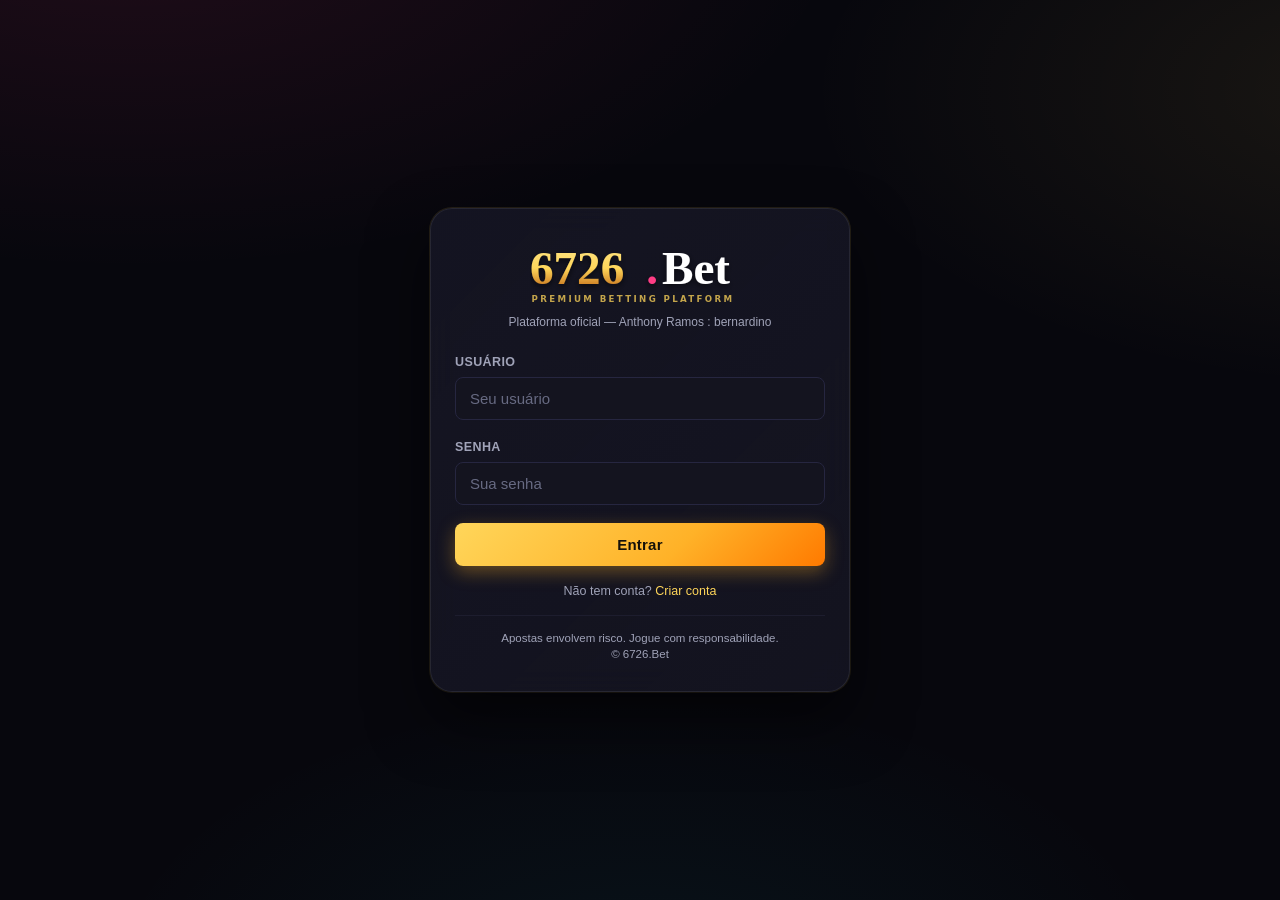
<file: index.html>
<!DOCTYPE html>
<html lang="pt-BR">
<head>
  <meta charset="UTF-8" />
  <meta name="viewport" content="width=device-width, initial-scale=1.0, maximum-scale=1.0, user-scalable=no" />
  <meta name="theme-color" content="#0a0a12" />
  <meta name="description" content="6726.Bet — Plataforma oficial de apostas online" />
  <title>6726.Bet — Carregando…</title>
  <link rel="icon" href="data:image/svg+xml,%3Csvg xmlns='http://www.w3.org/2000/svg' viewBox='0 0 64 64'%3E%3Crect width='64' height='64' rx='12' fill='%230a0a12'/%3E%3Ctext x='32' y='40' font-family='Arial' font-size='24' font-weight='900' text-anchor='middle' fill='%23ffd65a'%3E67%3C/text%3E%3C/svg%3E" />
  <link rel="stylesheet" href="css/styles.css" />
  <link rel="stylesheet" href="css/responsive.css" />
  <link rel="stylesheet" href="css/animations.css" />
</head>
<body class="splash-body">
  <div class="splash app-splash">
    <img class="splash-logo" src="assets/images/ui/logo.svg" alt="6726.Bet"/>
    <img src="assets/images/ui/loading-coin.svg" alt="" style="width:64px; animation:coinspin 1.4s linear infinite"/>
    <div class="splash-subtitle splash-sub">Plataforma oficial de propriedade de Anthony Ramos : bernardino</div>
    <noscript>
      <p style="color:#ff5c5c;margin-top:24px">Este site requer JavaScript para funcionar.</p>
    </noscript>
  </div>
  <script src="js/utils.js"></script>
  <script src="js/database.js"></script>
  <script src="js/auth.js"></script>
  <script>
    (function bootstrap() {
      try {
        DB.init();
        setTimeout(function () {
          var session = Auth.getSession();
          if (session && session.username) {
            window.location.replace('pages/dashboard.html');
          } else {
            window.location.replace('pages/login.html');
          }
        }, 900);
      } catch (e) {
        console.error('Falha na inicialização:', e);
        document.body.innerHTML = '<div style="color:#fff;padding:24px;font-family:sans-serif">Erro ao iniciar a plataforma. Recarregue a página.</div>';
      }
    })();
  </script>
</body>
</html>
</file>
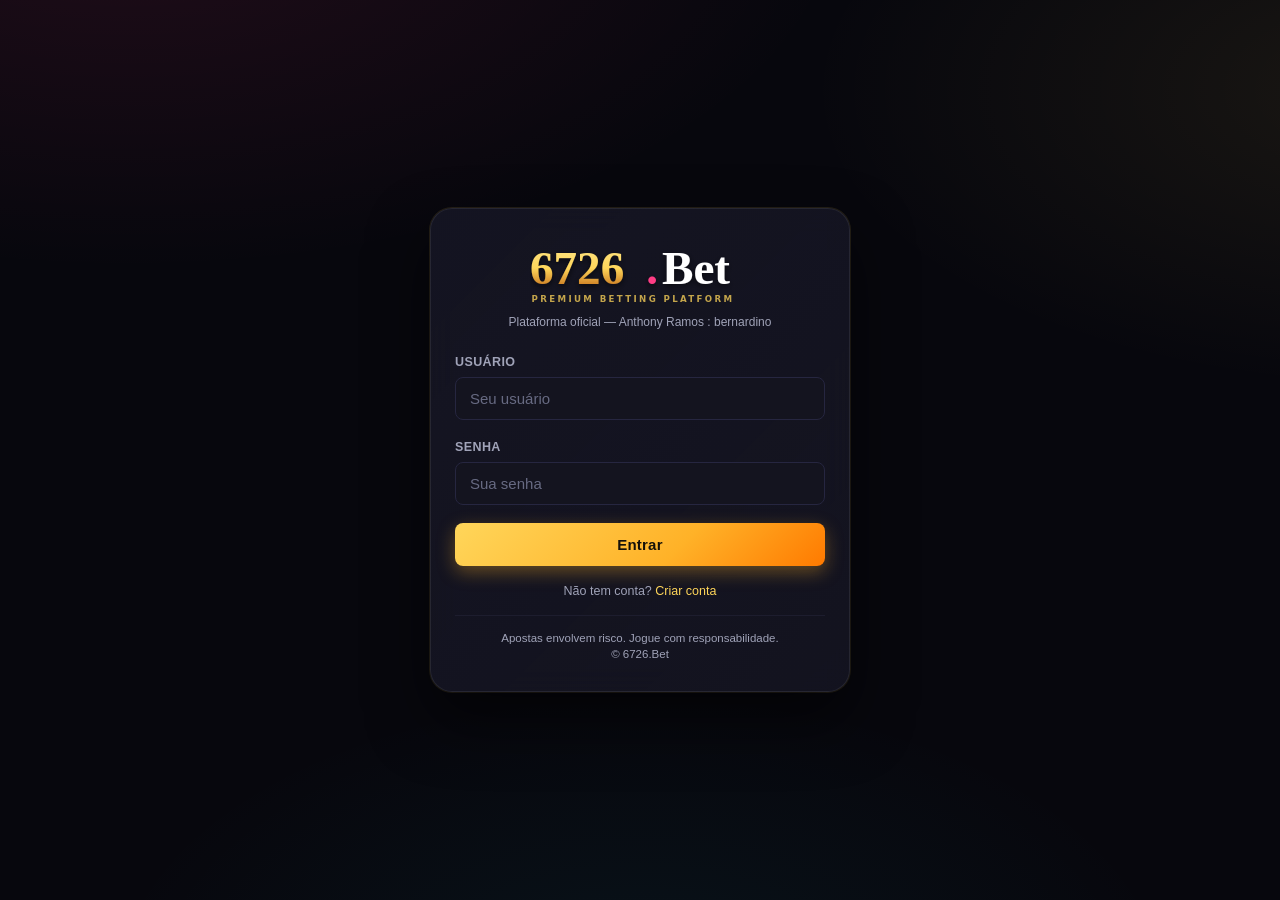
<file: pages/admin.html>
<!DOCTYPE html>
<html lang="pt-BR">
<head>
  <meta charset="UTF-8" />
  <meta name="viewport" content="width=device-width, initial-scale=1.0" />
  <title>Painel Admin — 6726.Bet</title>
  <link rel="stylesheet" href="../css/styles.css" />
  <link rel="stylesheet" href="../css/responsive.css" />
  <link rel="stylesheet" href="../css/animations.css" />
</head>
<body class="no-nav">
  <div class="container section admin-wrap">
    <div class="row space mb-12">
      <div>
        <h2 style="margin:0">Painel Administrativo</h2>
        <div class="small muted">6726.Bet • Anthony Ramos : bernardino</div>
      </div>
      <button class="btn small secondary" id="logout">Sair</button>
    </div>

    <div class="tabs mb-16" id="tabs">
      <div class="tab active" data-tab="kpis"><img class="icon-img sm" src="../assets/images/icons/trophy.svg" alt=""/> Economia</div>
      <div class="tab" data-tab="users"><img class="icon-img sm" src="../assets/images/icons/user.svg" alt=""/> Usuários</div>
      <div class="tab" data-tab="chats"><img class="icon-img sm" src="../assets/images/icons/chat.svg" alt=""/> Chats</div>
      <div class="tab" data-tab="txs"><img class="icon-img sm" src="../assets/images/icons/wallet.svg" alt=""/> Transações</div>
      <div class="tab" data-tab="cfg"><img class="icon-img sm" src="../assets/images/icons/settings.svg" alt=""/> Config</div>
    </div>

    <section id="tab-kpis">
      <div class="admin-grid-kpi" id="kpis"></div>
      <div class="card glass mt-16">
        <div class="card-title">Fluxo da economia (últimas transações)</div>
        <svg id="econ-chart" viewBox="0 0 600 180" style="width:100%; height:180px"></svg>
      </div>
      <div class="card mt-16">
        <div class="card-title">Top ganhadores</div>
        <div id="top-winners"></div>
      </div>
    </section>

    <section id="tab-users" class="hidden">
      <div class="card">
        <div class="row space mb-12" style="flex-wrap:wrap;gap:8px">
          <div class="row" style="gap:8px;flex-wrap:wrap;align-items:center">
            <input type="search" id="q-user" placeholder="🔍 Buscar por nome..." style="max-width:260px" />
            <select id="sort-user" style="max-width:200px">
              <option value="created_desc">Mais recentes</option>
              <option value="created_asc">Mais antigos</option>
              <option value="balance_desc">Saldo (maior)</option>
              <option value="balance_asc">Saldo (menor)</option>
              <option value="name_asc">Nome (A→Z)</option>
              <option value="name_desc">Nome (Z→A)</option>
              <option value="won_desc">Mais ganharam</option>
              <option value="bet_desc">Mais apostaram</option>
            </select>
            <span class="badge gold" id="users-count">0 usuários</span>
            <span class="badge cyan small" id="sync-status" title="Estado da sincronização">local</span>
          </div>
          <div class="row" style="gap:8px">
            <button class="btn small secondary" id="refresh-users" title="Recarregar do banco">↻ Atualizar</button>
            <button class="btn small primary" id="new-user">+ Novo usuário</button>
          </div>
        </div>
        <div id="users-table"></div>
      </div>
    </section>

    <section id="tab-chats" class="hidden">
      <div class="grid" style="grid-template-columns: 1fr 2fr; gap:12px" id="chats-layout">
        <div class="card" style="max-height:70vh; overflow:auto">
          <div class="card-title">Conversas</div>
          <div id="chats-list"></div>
        </div>
        <div class="card" id="chat-panel">
          <div class="muted small center">Selecione uma conversa.</div>
        </div>
      </div>
    </section>

    <section id="tab-txs" class="hidden">
      <div class="card">
        <div class="card-title">Últimas transações</div>
        <div id="tx-table"></div>
      </div>
    </section>

    <section id="tab-cfg" class="hidden">
      <div class="card">
        <div class="card-title">Configurações da plataforma</div>
        <div id="cfg-list"></div>
      </div>

      <div class="card mt-12">
        <div class="card-title">Banco de dados em nuvem (Supabase)</div>
        <div class="small muted mb-12">
          Conecte um projeto Supabase para sincronizar usuários, transações e chats entre todos os dispositivos.
          A chave <strong>anon</strong> é pública por design; segurança real é feita por RLS no SQL.
        </div>
        <div class="grid" style="gap:8px">
          <label class="small muted">Project URL</label>
          <input type="text" id="sb-url" placeholder="https://xxxxxxxx.supabase.co" />
          <label class="small muted">Anon public key</label>
          <input type="text" id="sb-key" placeholder="eyJhbGciOi..." />
          <div class="row" style="gap:8px;flex-wrap:wrap">
            <button class="btn primary" id="sb-save">Salvar e conectar</button>
            <button class="btn secondary" id="sb-clear">Remover conexão</button>
            <button class="btn secondary" id="sb-push">Enviar dados locais → nuvem</button>
          </div>
          <div class="small muted" id="sb-info">Não conectado.</div>
        </div>
      </div>

      <div class="card mt-12">
        <div class="card-title">Importar / Exportar</div>
        <div class="small muted mb-12">Útil pra migrar dados entre navegadores quando não há Supabase conectado.</div>
        <div class="grid grid-2" style="gap:8px">
          <button class="btn secondary" id="export-all">Exportar JSON</button>
          <label class="btn secondary" style="text-align:center;cursor:pointer">
            Importar JSON
            <input type="file" id="import-file" accept="application/json" style="display:none" />
          </label>
        </div>
      </div>

      <div class="card mt-12">
        <div class="card-title">Zona de perigo</div>
        <div class="small muted mb-12">Ações irreversíveis (no LocalStorage local — não apaga o Supabase).</div>
        <div class="grid grid-2" style="gap:8px">
          <button class="btn danger" id="reset-all">Apagar tudo (local)</button>
          <button class="btn danger" id="seed-demo">Criar usuários de demonstração</button>
        </div>
      </div>
    </section>
  </div>

  <script src="../js/utils.js?v=1777443848"></script>
  <script src="../js/database.js?v=1777443848"></script>
  <script src="../js/config.js?v=1777443848"></script>
  <script src="../js/supabase_client.js?v=1777443848"></script>
  <script src="../js/sync.js?v=1777443848"></script>
  <script src="../js/assets.js?v=1777443848"></script>
  <script src="../js/auth.js?v=1777443848"></script>
  <script src="../js/main.js?v=1777443848"></script>
  <script src="../js/admin.js?v=1777443848"></script>
  <script src="../js/chat.js?v=1777443848"></script>
  <script>
    (function () {
      App.boot({ requireAdmin: true, nav: false, showBalance: false, showLogout: false });
      if (!Auth.isAdmin()) return;

      // Tabs
      function showTab(key) {
        ["kpis", "users", "chats", "txs", "cfg"].forEach(function (k) {
          document.getElementById("tab-" + k).classList.toggle("hidden", k !== key);
        });
        document.querySelectorAll("#tabs .tab").forEach(function (t) {
          t.classList.toggle("active", t.getAttribute("data-tab") === key);
        });
        if (key === "kpis") renderKpis();
        if (key === "users") renderUsers();
        if (key === "chats") renderChats();
        if (key === "txs") Admin.renderTransactions(document.getElementById("tx-table"), 200);
        if (key === "cfg") Admin.renderConfig(document.getElementById("cfg-list"));
      }
      document.querySelectorAll("#tabs .tab").forEach(function (t) {
        t.addEventListener("click", function () { showTab(t.getAttribute("data-tab")); });
      });

      function renderKpis() {
        Admin.renderKpis(document.getElementById("kpis"));
        App.renderLeaderboard(document.getElementById("top-winners"), 10);
        renderEconChart();
      }

      function renderEconChart() {
        var svg = document.getElementById("econ-chart");
        if (!svg) return;
        var all = (DB.getTransactions ? DB.getTransactions() : []) || [];
        // Order from oldest to newest for cumulative balance
        var txs = all.slice().reverse().slice(-40);
        var w = 600, h = 180, pad = 20;
        if (!txs.length) { svg.innerHTML = '<text x="300" y="90" text-anchor="middle" fill="#676a82">Sem dados suficientes.</text>'; return; }
        var balance = 0;
        var pts = txs.map(function (t) {
          var delta = (t.type === "deposit" || t.type === "win" || t.type === "bonus") ? t.amount : -t.amount;
          balance += delta;
          return balance;
        });
        var maxv = Math.max.apply(null, pts.map(Math.abs)) || 1;
        var stepX = (w - 2 * pad) / Math.max(1, pts.length - 1);
        var poly = pts.map(function (v, i) {
          var x = pad + i * stepX;
          var y = h / 2 - (v / maxv) * (h / 2 - pad);
          return x.toFixed(1) + "," + y.toFixed(1);
        }).join(" ");
        var area = "M " + pad + "," + (h / 2) + " L " + poly.replace(/ /g, " L ") + " L " + (w - pad) + "," + (h / 2) + " Z";
        svg.innerHTML =
          '<defs>' +
          '  <linearGradient id="ec-fill" x1="0" y1="0" x2="0" y2="1">' +
          '    <stop offset="0%" stop-color="#ffd65a" stop-opacity="0.55"/>' +
          '    <stop offset="100%" stop-color="#ffd65a" stop-opacity="0"/>' +
          '  </linearGradient>' +
          '</defs>' +
          '<line x1="' + pad + '" y1="' + (h / 2) + '" x2="' + (w - pad) + '" y2="' + (h / 2) + '" stroke="#262640" stroke-dasharray="4 4"/>' +
          '<path d="' + area + '" fill="url(#ec-fill)"/>' +
          '<polyline points="' + poly + '" fill="none" stroke="#ffd65a" stroke-width="2.5" stroke-linejoin="round"/>' +
          pts.map(function (v, i) {
            var x = pad + i * stepX;
            var y = h / 2 - (v / maxv) * (h / 2 - pad);
            return '<circle cx="' + x.toFixed(1) + '" cy="' + y.toFixed(1) + '" r="2.5" fill="#ff3d85"/>';
          }).join("");
      }
      function renderUsers() {
        var q = document.getElementById("q-user").value.trim();
        var sort = document.getElementById("sort-user").value;
        Admin.renderUsers(document.getElementById("users-table"), q, sort);
        document.getElementById("users-count").textContent = DB.listUsers().length + " usuário(s)";
        var sbEl = document.getElementById("sync-status");
        if (window.SB && SB.enabled) { sbEl.textContent = "nuvem conectada"; sbEl.className = "badge green small"; }
        else { sbEl.textContent = "apenas local"; sbEl.className = "badge cyan small"; }
      }

      var currentCleanup = null;
      function renderChats() {
        var list = document.getElementById("chats-list");
        Chat.renderList(list, null, "admin", function (threadId) {
          if (currentCleanup) currentCleanup();
          var panel = document.getElementById("chat-panel");
          panel.innerHTML = "";
          currentCleanup = Chat.renderThread(panel, threadId, "admin");
        });
      }

      document.getElementById("logout").addEventListener("click", function () {
        Auth.logout(); location.replace("login.html");
      });
      document.getElementById("q-user").addEventListener("input", U.debounce(renderUsers, 150));
      document.getElementById("sort-user").addEventListener("change", renderUsers);
      document.getElementById("refresh-users").addEventListener("click", async function () {
        if (window.Sync && SB && SB.enabled) { await Sync.hydrate(); }
        renderUsers();
        U.toast("Lista atualizada.", "success");
      });

      // Live update (re-render on sync events)
      window.addEventListener("6726bet:sync", function (e) {
        var section = document.getElementById("tab-users");
        if (section && !section.classList.contains("hidden")) renderUsers();
        var kpi = document.getElementById("tab-kpis");
        if (kpi && !kpi.classList.contains("hidden")) renderKpis();
      });

      document.getElementById("new-user").addEventListener("click", async function () {
        var un = await U.prompt("Nome de usuário:", { title: "Novo usuário" });
        if (!un) return;
        var pw = await U.prompt("Senha inicial (mín 4):");
        if (!pw) return;
        var r = await Auth.register({ nickname: un, username: un, password: pw, confirm: pw });
        if (!r.ok) U.toast(r.error, "error");
        else { U.toast("Usuário criado.", "success"); Auth.logout(); DB.setSession({ username: DB.getConfig().admin_username, role: "admin" }); renderUsers(); }
      });
      document.getElementById("reset-all").addEventListener("click", async function () {
        var ok = await U.confirm("Apagar TODOS os dados (usuários, transações, chats)? Isto não pode ser desfeito.");
        if (!ok) return;
        DB.resetAll();
        Auth.logout();
        location.replace("login.html");
      });
      document.getElementById("export-all").addEventListener("click", function () {
        var data = DB.exportAll();
        var blob = new Blob([JSON.stringify(data, null, 2)], { type: "application/json" });
        var a = document.createElement("a");
        a.href = URL.createObjectURL(blob);
        a.download = "6726bet-export-" + Date.now() + ".json";
        a.click();
      });

      // Import JSON (mescla com o storage local)
      document.getElementById("import-file").addEventListener("change", function (ev) {
        var f = ev.target.files && ev.target.files[0];
        if (!f) return;
        var reader = new FileReader();
        reader.onload = async function () {
          try {
            var data = JSON.parse(reader.result);
            var ok = await U.confirm("Importar JSON? Os dados serão mesclados (novos usuários adicionados, existentes atualizados).");
            if (!ok) return;
            Admin.mergeImport(data);
            U.toast("Dados importados.", "success");
            renderUsers();
          } catch (e) { U.toast("Arquivo inválido: " + e.message, "error"); }
        };
        reader.readAsText(f);
      });

      // Seed demo users
      document.getElementById("seed-demo").addEventListener("click", async function () {
        var ok = await U.confirm("Criar 6 usuários de demonstração (carlos, ana, bruno, diana, eduardo, fernanda)?");
        if (!ok) return;
        await Admin.seedDemoUsers();
        U.toast("Usuários demo criados.", "success");
        renderUsers();
      });

      // Supabase config
      (function () {
        function showStatus() {
          var el = document.getElementById("sb-info");
          var saved = localStorage.getItem("6726bet.supabase_config");
          if (saved) {
            try {
              var cfg = JSON.parse(saved);
              el.textContent = "Conectado em " + cfg.url + (window.SB && SB.enabled ? " — ✓ online" : " — aguardando conexão (recarregue a página)");
              el.style.color = window.SB && SB.enabled ? "var(--green, #33d97a)" : "var(--muted)";
              document.getElementById("sb-url").value = cfg.url;
              document.getElementById("sb-key").value = cfg.anonKey;
            } catch (e) {}
          } else {
            el.textContent = "Não conectado — tudo só no LocalStorage.";
          }
        }
        showStatus();
        document.getElementById("sb-save").addEventListener("click", async function () {
          var url = document.getElementById("sb-url").value.trim();
          var key = document.getElementById("sb-key").value.trim();
          if (!/^https:\/\/.*\.supabase\.co\/?$/.test(url)) { U.toast("URL inválida.", "error"); return; }
          if (!key || key.length < 40) { U.toast("Chave anon inválida.", "error"); return; }
          SB.saveConfigToLocal(url.replace(/\/$/, ""), key);
          U.toast("Configuração salva. Recarregando...", "success");
          setTimeout(function () { location.reload(); }, 900);
        });
        document.getElementById("sb-clear").addEventListener("click", async function () {
          var ok = await U.confirm("Remover conexão Supabase? (os dados locais permanecem).");
          if (!ok) return;
          SB.clearConfigFromLocal();
          location.reload();
        });
        document.getElementById("sb-push").addEventListener("click", async function () {
          if (!(window.SB && SB.enabled)) { U.toast("Conecte o Supabase primeiro.", "warn"); return; }
          var ok = await U.confirm("Enviar todos os usuários, transações, chats e config deste navegador para a nuvem? Pode sobrescrever dados remotos.");
          if (!ok) return;
          var n = await Admin.pushLocalToCloud();
          U.toast("Enviado: " + n.users + " usuários, " + n.txs + " transações, " + n.chats + " chats.", "success");
        });
      })();

      showTab("kpis");
    })();
  </script>
</body>
</html>
</file>
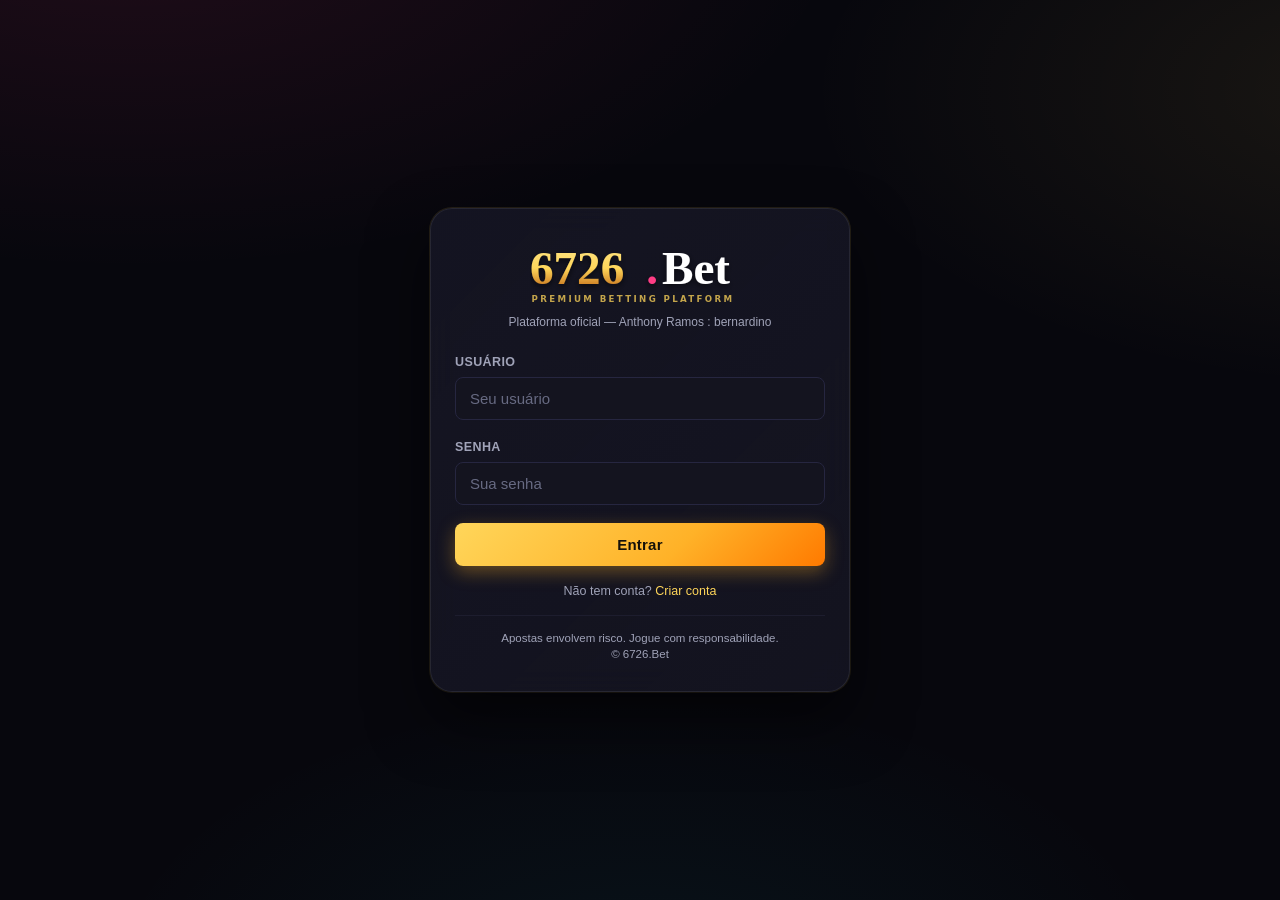
<file: pages/config.html>
<!DOCTYPE html>
<html lang="pt-BR">
<head>
  <meta charset="UTF-8" />
  <meta name="viewport" content="width=device-width, initial-scale=1.0" />
  <title>Configurações — 6726.Bet</title>
  <link rel="stylesheet" href="../css/styles.css" />
  <link rel="stylesheet" href="../css/responsive.css" />
  <link rel="stylesheet" href="../css/animations.css" />
</head>
<body>
  <div class="container section">
    <div class="row mb-12">
      <a class="back-btn" href="perfil.html">←</a>
      <h2 style="margin:0">Configurações</h2>
    </div>

    <div class="card mb-12">
      <div class="card-title">Perfil</div>
      <div class="field">
        <label>Apelido</label>
        <input type="text" id="nickname" maxlength="24" />
      </div>
      <div class="field mt-8">
        <label>E-mail</label>
        <input type="email" id="email" />
      </div>
      <div class="field mt-8">
        <label>Telefone</label>
        <input type="tel" id="phone" placeholder="(00) 90000-0000" />
      </div>
      <button class="btn primary mt-12" id="save-profile">Salvar perfil</button>
    </div>

    <div class="card mb-12">
      <div class="card-title">Segurança</div>
      <div class="field">
        <label>Nova senha</label>
        <input type="password" id="new-pwd" />
      </div>
      <div class="field mt-8">
        <label>Confirmar</label>
        <input type="password" id="new-pwd-2" />
      </div>
      <button class="btn secondary mt-12" id="save-pwd">Alterar senha</button>
    </div>

    <div class="card mb-12">
      <div class="card-title">Preferências</div>
      <div class="row space">
        <div class="bold">Sons</div>
        <button class="btn small secondary" id="sound-toggle">Ligado</button>
      </div>
      <div class="row space mt-8">
        <div class="bold">Notificações</div>
        <span class="badge cyan" id="notif-count">0</span>
      </div>
    </div>

    <div class="card">
      <div class="card-title">Notificações recentes</div>
      <div id="notif-list"></div>
    </div>
  </div>

  <script src="../js/utils.js?v=1777443848"></script>
  <script src="../js/database.js?v=1777443848"></script>
  <script src="../js/config.js?v=1777443848"></script>
  <script src="../js/supabase_client.js?v=1777443848"></script>
  <script src="../js/sync.js?v=1777443848"></script>
  <script src="../js/assets.js?v=1777443848"></script>
  <script src="../js/auth.js?v=1777443848"></script>
  <script src="../js/main.js?v=1777443848"></script>
  <script>
    (function () {
      var user = App.boot({ requireAuth: true, nav: "perfil", showBalance: true });
      if (!user) return;
      document.getElementById("nickname").value = user.nickname || "";
      document.getElementById("email").value = user.email || "";
      document.getElementById("phone").value = user.phone || "";

      document.getElementById("save-profile").addEventListener("click", function () {
        var u = DB.getUser(user.username);
        u.nickname = document.getElementById("nickname").value.trim() || u.nickname;
        u.email = document.getElementById("email").value.trim();
        u.phone = document.getElementById("phone").value.trim();
        DB.saveUser(u);
        U.toast("Perfil atualizado.", "success");
      });

      document.getElementById("save-pwd").addEventListener("click", async function () {
        var a = document.getElementById("new-pwd").value;
        var b = document.getElementById("new-pwd-2").value;
        if (a !== b) { U.toast("Senhas não conferem.", "error"); return; }
        var r = await Auth.changePassword(user.username, a);
        if (!r.ok) U.toast(r.error, "error");
        else { U.toast("Senha alterada.", "success"); document.getElementById("new-pwd").value=""; document.getElementById("new-pwd-2").value=""; }
      });

      // Sound
      var soundOn = localStorage.getItem("6726bet.sound") !== "off";
      U.sound.setEnabled(soundOn);
      var sbtn = document.getElementById("sound-toggle");
      sbtn.textContent = soundOn ? "Ligado" : "Desligado";
      sbtn.className = "btn small " + (soundOn ? "primary" : "secondary");
      sbtn.addEventListener("click", function () {
        soundOn = !soundOn;
        U.sound.setEnabled(soundOn);
        localStorage.setItem("6726bet.sound", soundOn ? "on" : "off");
        sbtn.textContent = soundOn ? "Ligado" : "Desligado";
        sbtn.className = "btn small " + (soundOn ? "primary" : "secondary");
        if (soundOn) U.sound.click();
      });

      // Notifications
      var notifs = DB.getNotifications(user.username);
      document.getElementById("notif-count").textContent = notifs.filter(function (n) { return !n.read; }).length;
      var nl = document.getElementById("notif-list");
      if (!notifs.length) {
        nl.innerHTML = '<div class="muted small center">Sem notificações.</div>';
      } else {
        notifs.slice(0, 30).forEach(function (n) {
          var el = U.el("div", { cls: "tx-item" });
          el.innerHTML =
            '<div class="icon">' + (n.kind === "success" ? "✨" : n.kind === "warn" ? "⚠️" : "🔔") + '</div>' +
            '<div class="body"><div class="t">' + U.escapeHtml(n.title) + '</div><div class="s">' + U.escapeHtml(n.body || "") + ' • ' + U.fmtDateTime(n.ts) + '</div></div>';
          nl.appendChild(el);
        });
        DB.markNotifsRead(user.username);
      }
    })();
  </script>
</body>
</html>
</file>
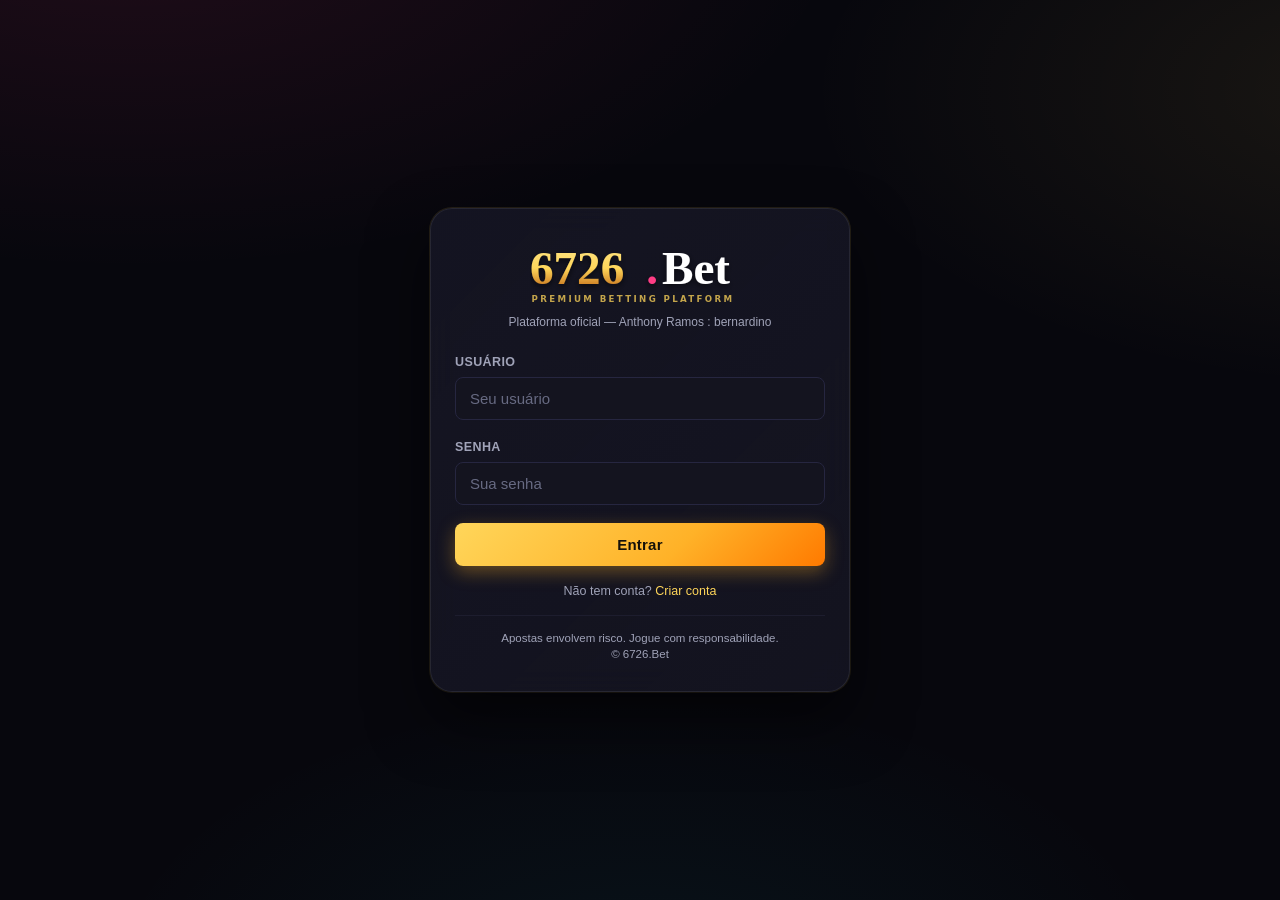
<file: pages/dashboard.html>
<!DOCTYPE html>
<html lang="pt-BR">
<head>
  <meta charset="UTF-8" />
  <meta name="viewport" content="width=device-width, initial-scale=1.0" />
  <title>Início — 6726.Bet</title>
  <link rel="stylesheet" href="../css/styles.css" />
  <link rel="stylesheet" href="../css/responsive.css" />
  <link rel="stylesheet" href="../css/animations.css" />
</head>
<body>
  <div class="container section">

    <!-- Hero carousel (real SVG banners) -->
    <div class="hero-carousel anim-fade" id="hero-carousel" aria-roledescription="carousel">
      <div class="hc-track" id="hc-track"></div>
      <button class="hc-nav hc-prev" aria-label="Anterior" id="hc-prev">‹</button>
      <button class="hc-nav hc-next" aria-label="Próximo" id="hc-next">›</button>
      <div class="hc-dots" id="hc-dots"></div>
    </div>

    <!-- Wallet glance -->
    <div class="wallet-card anim-slide" id="hero-balance" style="margin-bottom:18px">
      <div class="row space">
        <div>
          <div class="wc-label">Saldo disponível</div>
          <div class="wc-value" id="hb-value">R$ 0,00</div>
          <div class="row small" style="margin-top:6px; gap:10px">
            <span class="wc-vip"><img id="hb-vip-img" alt="VIP"/><span id="hb-vip-label">VIP 0</span></span>
            <span class="muted" id="hb-user"></span>
          </div>
        </div>
        <img class="avatar-img lg" id="hb-avatar" alt="avatar"/>
      </div>
      <div class="wc-actions">
        <a href="deposito.html" class="btn primary icon-btn" id="btn-deposit"></a>
        <a href="saque.html" class="btn secondary icon-btn" id="btn-withdraw"></a>
      </div>
    </div>

    <div class="section-title">
      <h3>Recompensas</h3>
      <a href="vip.html#bonus">Ver mais</a>
    </div>
    <div class="grid grid-2">
      <button class="card glass glow-magenta" id="btn-daily" style="text-align:left; cursor:pointer">
        <div class="row space">
          <div>
            <div class="bold">Bônus diário</div>
            <div class="small muted" id="daily-status">Resgate diariamente</div>
          </div>
          <img class="icon-img xl" src="../assets/images/icons/gift.svg" alt="bônus"/>
        </div>
      </button>
      <a class="card glass glow-gold" href="vip.html" style="text-align:left">
        <div class="row space">
          <div>
            <div class="bold">Torne-se VIP</div>
            <div class="small muted">Aposte e suba de nível</div>
          </div>
          <img class="icon-img xl" src="../assets/images/icons/crown.svg" alt="VIP"/>
        </div>
      </a>
    </div>

    <div class="section-title">
      <h3>Marcas</h3>
      <a href="jogos.html">Ver todas</a>
    </div>
    <div class="grid grid-3" id="brands-grid"></div>

    <div class="section-title mt-24">
      <h3>Populares</h3>
      <a href="jogos.html">Todos</a>
    </div>
    <div class="game-grid" id="popular-grid"></div>

    <div class="section-title mt-24">
      <h3>Novos</h3>
      <a href="jogos.html">Ver mais</a>
    </div>
    <div class="game-grid" id="new-grid"></div>

    <div class="section-title mt-24">
      <h3>Recomendados</h3>
      <a href="jogos.html">Ver mais</a>
    </div>
    <div class="game-grid" id="recommended-grid"></div>

    <div class="section-title mt-24">
      <h3>Top ganhadores</h3>
    </div>
    <div id="leaderboard"></div>

    <div class="section-title mt-24">
      <h3>Últimas jogadas</h3>
    </div>
    <div id="history-list"></div>

    <div class="divider"></div>
    <div class="center small muted">6726.Bet © — Jogue com responsabilidade.</div>

  </div>

  <script src="../js/utils.js?v=1777443848"></script>
  <script src="../js/database.js?v=1777443848"></script>
  <script src="../js/config.js?v=1777443848"></script>
  <script src="../js/supabase_client.js?v=1777443848"></script>
  <script src="../js/sync.js?v=1777443848"></script>
  <script src="../js/assets.js?v=1777443848"></script>
  <script src="../js/auth.js?v=1777443848"></script>
  <script src="../js/main.js?v=1777443848"></script>
  <script src="../js/games.js?v=1777443848"></script>
  <script src="../games/tiger.js"></script>
  <script src="../games/rabbit.js"></script>
  <script src="../games/tigrinho.js"></script>
  <script src="../games/pg.js"></script>
  <script src="../games/spin.js"></script>
  <script src="../games/dragon.js"></script>
  <script src="../games/fortune.js"></script>
  <script>
    (function () {
      var user = App.boot({ requireAuth: true, nav: "inicio", showBalance: true });
      if (!user) return;
      if (Auth.isAdmin()) { location.replace("admin.html"); return; }

      // Hero carousel
      var heroes = Assets.allHeroes();
      var track = document.getElementById("hc-track");
      var dots = document.getElementById("hc-dots");
      heroes.forEach(function (src, i) {
        var slide = U.el("div", { cls: "hc-slide" });
        slide.innerHTML = '<a href="jogos.html"><img src="' + src + '" alt="banner ' + (i+1) + '" loading="lazy"/></a>';
        track.appendChild(slide);
        var dot = U.el("button", { cls: "hc-dot" + (i === 0 ? " active" : ""), attrs: { "aria-label": "Slide " + (i+1), "data-i": i } });
        dots.appendChild(dot);
      });
      var curIdx = 0;
      function go(i) {
        curIdx = (i + heroes.length) % heroes.length;
        track.style.transform = "translateX(-" + (curIdx * 100) + "%)";
        [].forEach.call(dots.children, function (d, idx) { d.classList.toggle("active", idx === curIdx); });
      }
      document.getElementById("hc-prev").addEventListener("click", function(){ go(curIdx - 1); });
      document.getElementById("hc-next").addEventListener("click", function(){ go(curIdx + 1); });
      [].forEach.call(dots.children, function (d) {
        d.addEventListener("click", function () { go(+d.getAttribute("data-i")); });
      });
      var autoT = setInterval(function(){ go(curIdx + 1); }, 5500);
      document.getElementById("hero-carousel").addEventListener("mouseenter", function(){ clearInterval(autoT); });

      // Wallet
      document.getElementById("hb-value").textContent = U.formatBRL(user.balance);
      var vipLevel = Math.min(10, Math.floor((user.vip_points || 0) / 500));
      document.getElementById("hb-vip-label").textContent = "VIP " + vipLevel;
      document.getElementById("hb-vip-img").src = Assets.vip(vipLevel);
      document.getElementById("hb-user").textContent = "Olá, " + U.escapeHtml(user.nickname || user.username);
      document.getElementById("hb-avatar").src = Assets.avatar(user.username);
      document.getElementById("btn-deposit").innerHTML =
        '<img src="../assets/images/icons/wallet.svg" alt=""/> Depositar';
      document.getElementById("btn-withdraw").innerHTML =
        '<img src="../assets/images/icons/arrow-up-right.svg" alt=""/> Sacar';

      // Bônus diário
      var claims = DB.getBonusClaims()[user.username] || {};
      var today = (new Date()).toISOString().slice(0, 10);
      var cfg = DB.getConfig();
      var canDaily = cfg.bonuses_enabled && claims.daily !== today;
      var ds = document.getElementById("daily-status");
      ds.textContent = canDaily ? ("Resgate agora +" + U.formatBRL(cfg.daily_bonus)) : "Já resgatado hoje";
      document.getElementById("btn-daily").addEventListener("click", function () {
        if (!cfg.bonuses_enabled) { U.toast("Bônus desabilitados pelo admin.", "warn"); return; }
        var r = DB.claimDaily(user.username, cfg.daily_bonus);
        if (!r.ok) U.toast(r.reason, "warn");
        else {
          U.toast("Bônus de " + U.formatBRL(cfg.daily_bonus) + " creditado!", "success");
          U.coinShower(12); U.sound.win();
          setTimeout(function () { location.reload(); }, 700);
        }
      });

      // Brands grid
      var brands = Games.listBrands();
      var bg = document.getElementById("brands-grid");
      brands.forEach(function (b) {
        var el = U.el("a", {
          cls: "brand-card",
          attrs: { href: "jogos2.html?brand=" + encodeURIComponent(b.key) }
        });
        el.innerHTML =
          '<div class="brand-img" style="background-image:url(' + Assets.brandBanner(b.key) + ')"></div>' +
          '<div class="brand-label">' + U.escapeHtml(b.name) + ' <small>' + b.games.length + ' jogos</small></div>';
        bg.appendChild(el);
      });

      // Sections: Populares, Novos, Recomendados — each uses different deterministic slices
      var all = Games.allGames().slice();
      function shuffle(arr, seed) {
        var a = arr.slice();
        var r = seed;
        for (var i = a.length - 1; i > 0; i--) {
          r = (r * 9301 + 49297) % 233280;
          var j = Math.floor(r / 233280 * (i + 1));
          var t = a[i]; a[i] = a[j]; a[j] = t;
        }
        return a;
      }
      function renderSection(id, list, ribbonLabel, ribbonCls) {
        var fg = document.getElementById(id);
        list.forEach(function (g) {
          var el = U.el("a", {
            cls: "game-card",
            attrs: { href: "jogos3.html?id=" + encodeURIComponent(g.id) }
          });
          el.innerHTML =
            (ribbonLabel ? '<div class="gc-ribbon ' + ribbonCls + '">' + ribbonLabel + '</div>' : '') +
            '<div class="gc-rtp">' + (g.rtp ? Math.round(g.rtp*100) + "%" : "") + '</div>' +
            '<div class="gc-thumb" style="background-image:url(' + Assets.gameThumb(g.id) + ')"></div>' +
            '<div class="gc-name"><div class="n">' + U.escapeHtml(g.name) + '</div><div class="t">' + U.escapeHtml(g.brandName) + '</div></div>';
          fg.appendChild(el);
        });
      }
      var pop = shuffle(all, 6726).slice(0, 9);
      var nov = shuffle(all, 172).slice(0, 9);
      var rec = shuffle(all, 9090).slice(0, 9);
      renderSection("popular-grid", pop, "HOT", "hot");
      renderSection("new-grid", nov, "NOVO", "new");
      renderSection("recommended-grid", rec, "TOP", "top");

      // Leaderboard
      App.renderLeaderboard(document.getElementById("leaderboard"), 6);

      // History
      var hist = DB.getGameHistory(user.username, 5);
      var hl = document.getElementById("history-list");
      if (!hist.length) {
        hl.innerHTML = '<div class="muted small center">Nenhuma jogada ainda. <a href="jogos.html">Jogue agora</a>.</div>';
      } else {
        var wrap = U.el("div", { cls: "tx-list" });
        hist.forEach(function (h) {
          var profit = h.profit || (h.win - h.bet);
          var win = profit > 0;
          var el = U.el("div", { cls: "tx-item " + (win ? "win" : "bet") });
          el.innerHTML =
            '<div class="icon"><img class="icon-img" src="../assets/images/icons/' + (win ? "trophy" : "slot") + '.svg" alt=""/></div>' +
            '<div class="body"><div class="t">' + U.escapeHtml(h.game_name) + '</div><div class="s">' + U.fmtDateTime(h.ts) + ' • aposta ' + U.formatBRL(h.bet) + '</div></div>' +
            '<div class="amt">' + (win ? "+" : "") + U.formatBRL(profit) + '</div>';
          wrap.appendChild(el);
        });
        hl.appendChild(wrap);
      }
    })();
  </script>
</body>
</html>
</file>
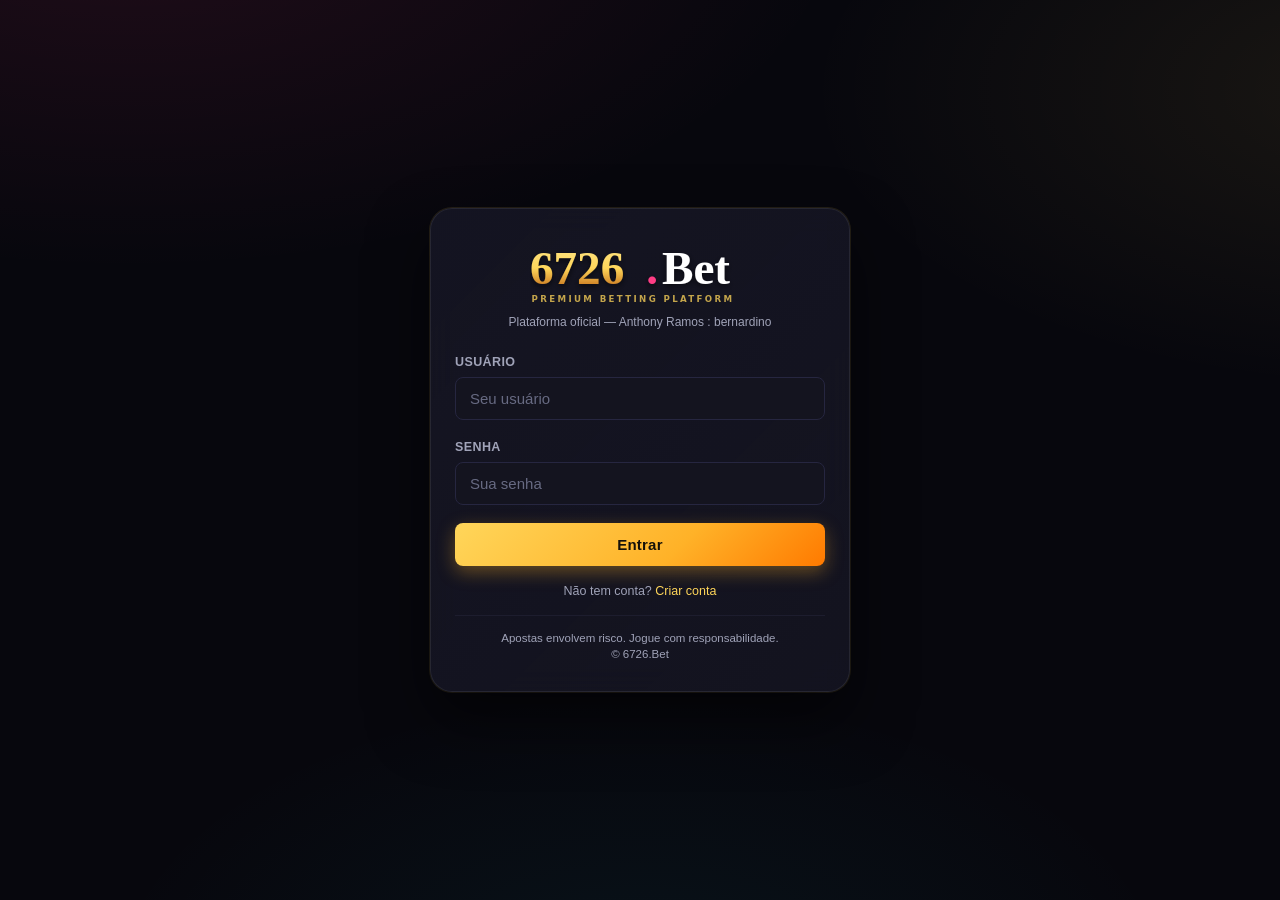
<file: pages/deposito.html>
<!DOCTYPE html>
<html lang="pt-BR">
<head>
  <meta charset="UTF-8" />
  <meta name="viewport" content="width=device-width, initial-scale=1.0" />
  <title>Depositar — 6726.Bet</title>
  <link rel="stylesheet" href="../css/styles.css" />
  <link rel="stylesheet" href="../css/responsive.css" />
  <link rel="stylesheet" href="../css/animations.css" />
</head>
<body>
  <div class="container section">
    <div class="row mb-12">
      <a class="back-btn" href="perfil.html">←</a>
      <h2 style="margin:0">Depositar</h2>
    </div>

    <div class="wallet-card mb-12">
      <div class="row" style="gap:12px; align-items:center; position:relative; z-index:1">
        <img class="icon-img xl" src="../assets/images/icons/wallet.svg" alt=""/>
        <div>
          <div class="wc-label">Dados para depósito</div>
          <div class="bold" style="font-size:18px; color:#fff">PIX — manual</div>
        </div>
      </div>
    </div>

    <div class="card glass mb-12">
      <div class="bold mb-8">Dados para depósito via PIX (manual)</div>
      <div class="small muted">Transfira para a chave abaixo e envie o comprovante ao suporte. Seu saldo será creditado após a confirmação.</div>
      <div class="row space mt-12">
        <div>
          <div class="small muted">Chave PIX</div>
          <div class="bold" id="pix-key">—</div>
        </div>
        <button class="btn small primary" id="copy-pix">Copiar</button>
      </div>
      <div class="row space mt-8">
        <div>
          <div class="small muted">Beneficiário</div>
          <div class="bold">6726.Bet — Anthony Ramos</div>
        </div>
      </div>
      <div class="row space mt-8">
        <div>
          <div class="small muted">Depósito mínimo</div>
          <div class="bold" id="min-dep">—</div>
        </div>
      </div>
    </div>

    <div class="card mb-12">
      <div class="card-title">Enviar comprovante ao suporte</div>
      <div class="small muted mb-8">Informe o valor transferido e anexe os dados ao chat.</div>
      <div class="row" style="gap:8px">
        <input type="number" id="dep-amount" min="1" step="0.01" placeholder="Valor depositado (R$)" style="flex:1" />
        <button class="btn primary" id="send-proof">Enviar</button>
      </div>
    </div>

    <div class="card">
      <div class="card-title">Conversa com o suporte</div>
      <div id="chat-root"></div>
    </div>
  </div>

  <script src="../js/utils.js?v=1777443848"></script>
  <script src="../js/database.js?v=1777443848"></script>
  <script src="../js/config.js?v=1777443848"></script>
  <script src="../js/supabase_client.js?v=1777443848"></script>
  <script src="../js/sync.js?v=1777443848"></script>
  <script src="../js/assets.js?v=1777443848"></script>
  <script src="../js/auth.js?v=1777443848"></script>
  <script src="../js/main.js?v=1777443848"></script>
  <script src="../js/chat.js?v=1777443848"></script>
  <script>
    (function () {
      var user = App.boot({ requireAuth: true, nav: "perfil", showBalance: true });
      if (!user) return;
      var cfg = DB.getConfig();
      document.getElementById("pix-key").textContent = cfg.pix_key || "—";
      document.getElementById("min-dep").textContent = U.formatBRL(cfg.min_deposit || 10);
      document.getElementById("copy-pix").addEventListener("click", function () { U.copy(cfg.pix_key); });

      var thread = DB.getOrCreateThread(user.username, "DEPOSITO");
      // Mensagem de sistema inicial (só uma vez)
      if (!thread.messages.length) {
        DB.postMessage(thread.id, "system",
          "Envie o comprovante do PIX (valor e horário). O administrador confirmará e creditará seu saldo.");
      }
      Chat.renderThread(document.getElementById("chat-root"), thread.id, "user");

      document.getElementById("send-proof").addEventListener("click", function () {
        var v = U.parseBRL(document.getElementById("dep-amount").value);
        if (!(v > 0)) { U.toast("Informe um valor válido.", "error"); return; }
        if (v < (cfg.min_deposit || 0)) { U.toast("Valor abaixo do mínimo.", "warn"); return; }
        DB.postMessage(thread.id, "user", "Solicitação de depósito: " + U.formatBRL(v) + ". Comprovante enviado via PIX.");
        DB.addNotification("__admin__", { title: "Novo depósito pendente", body: thread.id + " • " + U.formatBRL(v), kind: "info" });
        U.toast("Mensagem enviada ao suporte.", "success");
        document.getElementById("dep-amount").value = "";
        Chat.renderThread(document.getElementById("chat-root"), thread.id, "user");
      });
    })();
  </script>
</body>
</html>
</file>
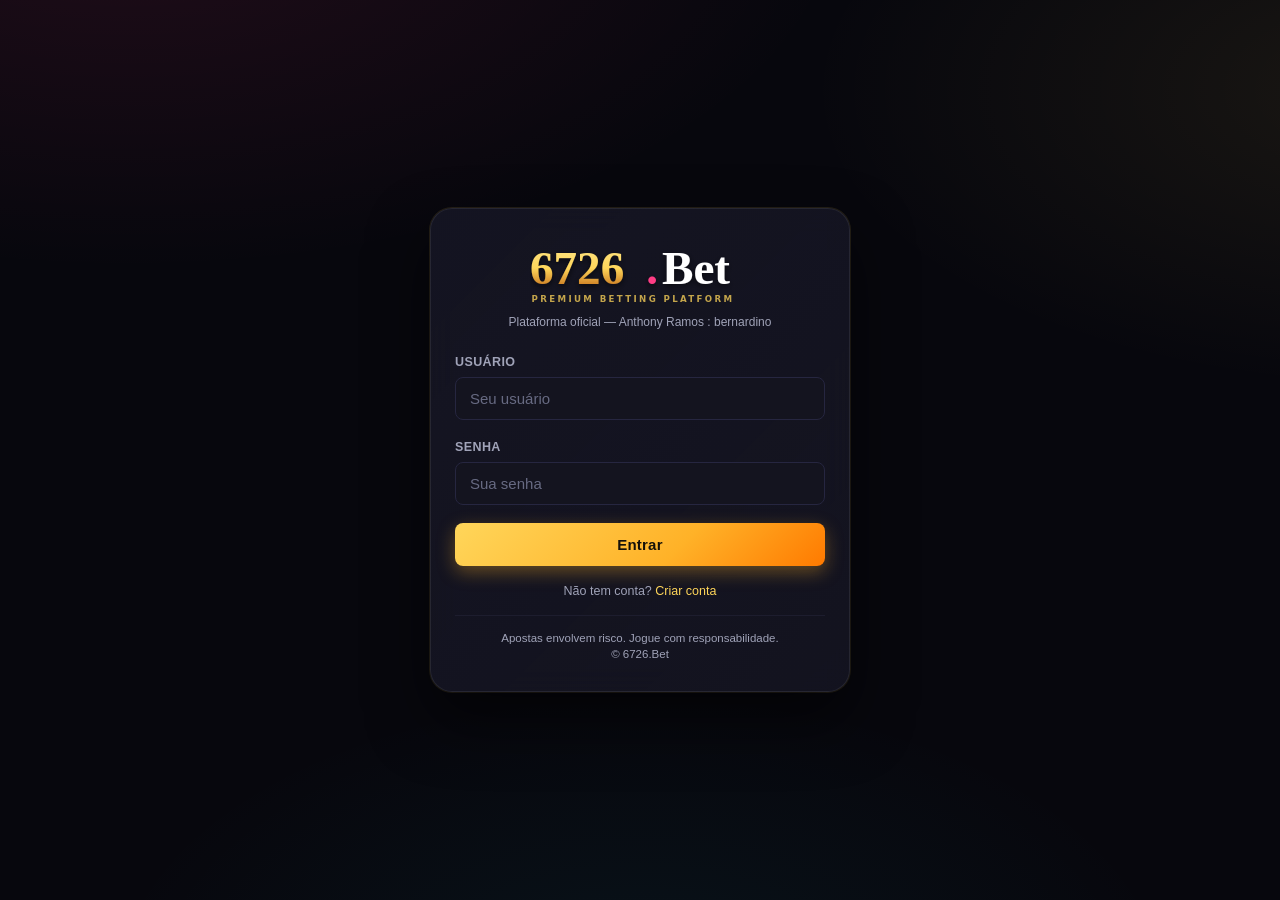
<file: pages/jogos.html>
<!DOCTYPE html>
<html lang="pt-BR">
<head>
  <meta charset="UTF-8" />
  <meta name="viewport" content="width=device-width, initial-scale=1.0" />
  <title>Jogos — 6726.Bet</title>
  <link rel="stylesheet" href="../css/styles.css" />
  <link rel="stylesheet" href="../css/responsive.css" />
  <link rel="stylesheet" href="../css/animations.css" />
</head>
<body>
  <div class="container section">
    <div class="row mb-12">
      <a class="back-btn" href="dashboard.html">←</a>
      <h2 style="margin:0">Jogos</h2>
    </div>

    <div class="card mb-12">
      <input type="search" id="q" placeholder="🔎 Pesquisar jogos ou marcas..." />
    </div>

    <div class="section-title">
      <h3>Marcas</h3>
      <span class="small muted"><span id="brand-count">0</span> marcas</span>
    </div>
    <div class="grid grid-3" id="brands-grid"></div>

    <div class="section-title mt-24">
      <h3>Todos os jogos</h3>
      <span class="small muted"><span id="game-count">0</span> jogos</span>
    </div>
    <div class="game-grid" id="all-grid"></div>
  </div>

  <script src="../js/utils.js?v=1777443848"></script>
  <script src="../js/database.js?v=1777443848"></script>
  <script src="../js/config.js?v=1777443848"></script>
  <script src="../js/supabase_client.js?v=1777443848"></script>
  <script src="../js/sync.js?v=1777443848"></script>
  <script src="../js/assets.js?v=1777443848"></script>
  <script src="../js/auth.js?v=1777443848"></script>
  <script src="../js/main.js?v=1777443848"></script>
  <script src="../js/games.js?v=1777443848"></script>
  <script src="../games/tiger.js"></script>
  <script src="../games/rabbit.js"></script>
  <script src="../games/tigrinho.js"></script>
  <script src="../games/pg.js"></script>
  <script src="../games/spin.js"></script>
  <script src="../games/dragon.js"></script>
  <script src="../games/fortune.js"></script>
  <script>
    (function () {
      App.boot({ requireAuth: true, nav: "inicio" });

      var brands = Games.listBrands();
      document.getElementById("brand-count").textContent = brands.length;
      var bg = document.getElementById("brands-grid");
      brands.forEach(function (b) {
        var el = U.el("a", {
          cls: "brand-card",
          attrs: { href: "jogos2.html?brand=" + encodeURIComponent(b.key) }
        });
        el.innerHTML =
          '<div class="brand-img" style="background-image:url(' + Assets.brandBanner(b.key) + ')"></div>' +
          '<div class="brand-label">' + U.escapeHtml(b.name) + ' <small>' + b.games.length + ' jogos</small></div>';
        bg.appendChild(el);
      });

      var all = Games.allGames();
      document.getElementById("game-count").textContent = all.length;
      var fg = document.getElementById("all-grid");

      function render(list) {
        fg.innerHTML = "";
        if (!list.length) {
          fg.innerHTML = '<div class="muted center small" style="grid-column:1/-1">Nenhum jogo encontrado.</div>';
          return;
        }
        list.forEach(function (g) {
          var el = U.el("a", {
            cls: "game-card",
            attrs: { href: "jogos3.html?id=" + encodeURIComponent(g.id) }
          });
          el.innerHTML =
            '<div class="gc-rtp">' + (g.rtp ? Math.round(g.rtp*100) + "%" : "") + '</div>' +
            '<div class="gc-thumb" style="background-image:url(' + Assets.gameThumb(g.id) + ')"></div>' +
            '<div class="gc-name"><div class="n">' + U.escapeHtml(g.name) + '</div><div class="t">' + U.escapeHtml(g.brandName) + '</div></div>';
          fg.appendChild(el);
        });
      }
      render(all);

      document.getElementById("q").addEventListener("input", U.debounce(function (e) {
        var q = e.target.value.trim();
        render(q ? Games.search(q) : all);
      }, 150));
    })();
  </script>
</body>
</html>
</file>
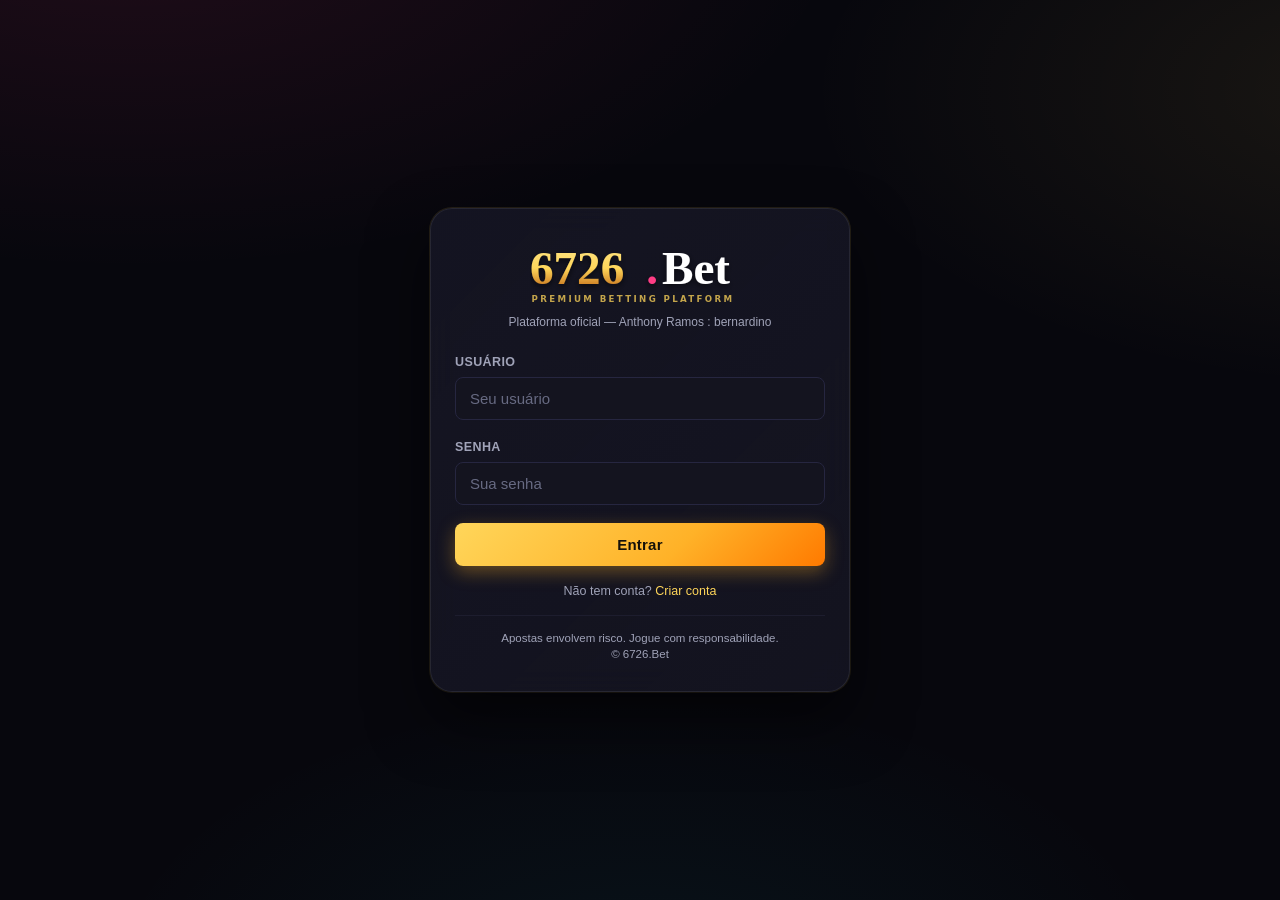
<file: pages/jogos2.html>
<!DOCTYPE html>
<html lang="pt-BR">
<head>
  <meta charset="UTF-8" />
  <meta name="viewport" content="width=device-width, initial-scale=1.0" />
  <title>Jogos da marca — 6726.Bet</title>
  <link rel="stylesheet" href="../css/styles.css" />
  <link rel="stylesheet" href="../css/responsive.css" />
  <link rel="stylesheet" href="../css/animations.css" />
</head>
<body>
  <div class="container section">
    <div class="row mb-12">
      <a class="back-btn" href="jogos.html">←</a>
      <h2 id="brand-title" style="margin:0">Marca</h2>
    </div>

    <div class="brand-strip mb-16" id="brand-strip"></div>

    <div class="hero-carousel mb-16" id="brand-hero" style="aspect-ratio:800/360"></div>

    <div class="game-grid" id="games-grid"></div>
  </div>

  <script src="../js/utils.js?v=1777443848"></script>
  <script src="../js/database.js?v=1777443848"></script>
  <script src="../js/config.js?v=1777443848"></script>
  <script src="../js/supabase_client.js?v=1777443848"></script>
  <script src="../js/sync.js?v=1777443848"></script>
  <script src="../js/assets.js?v=1777443848"></script>
  <script src="../js/auth.js?v=1777443848"></script>
  <script src="../js/main.js?v=1777443848"></script>
  <script src="../js/games.js?v=1777443848"></script>
  <script src="../games/tiger.js"></script>
  <script src="../games/rabbit.js"></script>
  <script src="../games/tigrinho.js"></script>
  <script src="../games/pg.js"></script>
  <script src="../games/spin.js"></script>
  <script src="../games/dragon.js"></script>
  <script src="../games/fortune.js"></script>
  <script>
    (function () {
      App.boot({ requireAuth: true, nav: "inicio" });
      var params = new URLSearchParams(location.search);
      var key = params.get("brand") || (Games.listBrands()[0] && Games.listBrands()[0].key);
      var brand = Games.getBrand(key);
      if (!brand) { location.replace("jogos.html"); return; }
      document.getElementById("brand-title").textContent = brand.icon + " " + brand.name;

      var strip = document.getElementById("brand-strip");
      Games.listBrands().forEach(function (b) {
        var c = U.el("a", {
          cls: "brand-chip" + (b.key === brand.key ? " active" : ""),
          attrs: { href: "jogos2.html?brand=" + encodeURIComponent(b.key) },
          text: b.icon + " " + b.name
        });
        strip.appendChild(c);
      });

      // Brand hero banner
      var hero = document.getElementById("brand-hero");
      hero.innerHTML = '<div class="hc-track"><div class="hc-slide"><img src="' + Assets.brandBanner(brand.key) + '" alt="' + U.escapeHtml(brand.name) + '"/></div></div>';

      var grid = document.getElementById("games-grid");
      brand.games.forEach(function (g, i) {
        var ribbon = i < 3 ? '<div class="gc-ribbon top">DESTAQUE</div>' : (i < 7 ? '<div class="gc-ribbon hot">HOT</div>' : '');
        var el = U.el("a", { cls: "game-card", attrs: { href: "jogos3.html?id=" + encodeURIComponent(g.id) } });
        el.innerHTML =
          ribbon +
          '<div class="gc-rtp">' + Math.round(g.rtp * 100) + '%</div>' +
          '<div class="gc-thumb" style="background-image:url(' + Assets.gameThumb(g.id) + ')"></div>' +
          '<div class="gc-name"><div class="n">' + U.escapeHtml(g.name) + '</div><div class="t">' + U.escapeHtml(brand.name) + '</div></div>';
        grid.appendChild(el);
      });
    })();
  </script>
</body>
</html>
</file>
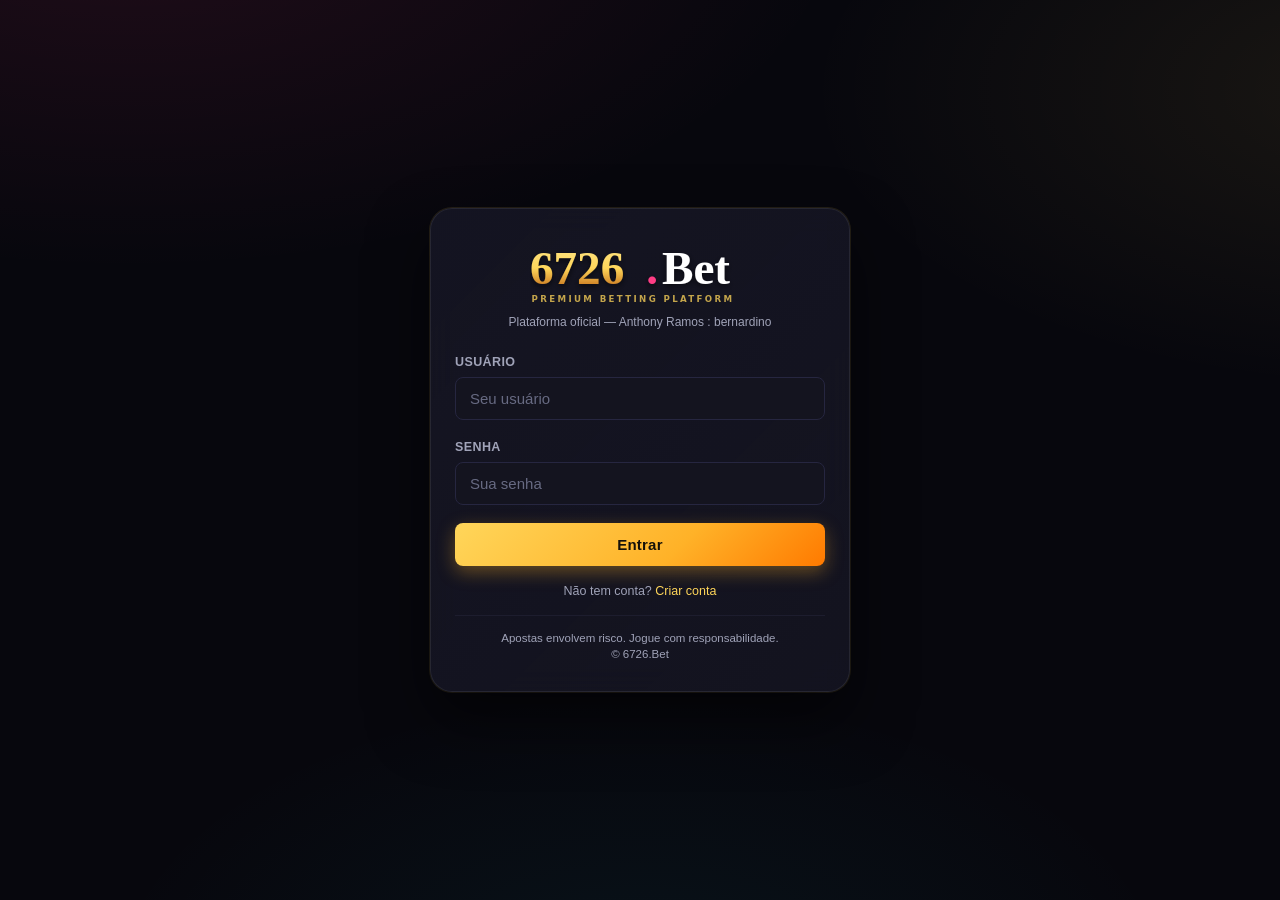
<file: pages/jogos3.html>
<!DOCTYPE html>
<html lang="pt-BR">
<head>
  <meta charset="UTF-8" />
  <meta name="viewport" content="width=device-width, initial-scale=1.0" />
  <title>Jogar — 6726.Bet</title>
  <link rel="stylesheet" href="../css/styles.css" />
  <link rel="stylesheet" href="../css/responsive.css" />
  <link rel="stylesheet" href="../css/animations.css" />
</head>
<body>
  <div class="container section">
    <div class="row space mb-12">
      <a class="back-btn" href="jogos.html">←</a>
      <div id="game-title-wrap" class="center" style="flex:1">
        <div class="bold" id="game-title">Jogo</div>
        <div class="small muted" id="game-sub"></div>
      </div>
      <div style="width:36px"></div>
    </div>

    <div class="card glass mb-12" id="game-banner" style="padding:0; overflow:hidden; border-radius:18px">
      <img id="game-thumb-big" alt="" style="width:100%; display:block"/>
    </div>

    <div class="slot-wrap anim-slide" id="slot-wrap">
      <div class="slot-machine" id="slot-machine">
        <div class="reels" id="reels">
          <div class="reel" id="reel-0"><div class="reel-track" id="track-0"></div><div class="reel-payline"></div></div>
          <div class="reel" id="reel-1"><div class="reel-track" id="track-1"></div><div class="reel-payline"></div></div>
          <div class="reel" id="reel-2"><div class="reel-track" id="track-2"></div><div class="reel-payline"></div></div>
        </div>
      </div>

      <div class="slot-hud">
        <div class="hud-cell">
          <div class="hc-label">Saldo</div>
          <div class="hc-value" id="hud-balance">R$ 0,00</div>
        </div>
        <div class="hud-cell">
          <div class="hc-label">Última vitória</div>
          <div class="hc-value" id="hud-win">R$ 0,00</div>
        </div>
      </div>

      <div class="bet-controls">
        <button class="bet-step" id="bet-dec">−</button>
        <div class="bet-amount" id="bet-amount">R$ 1,00</div>
        <button class="bet-step" id="bet-inc">+</button>
      </div>

      <button class="spin-btn" id="spin-btn">🎰 GIRAR</button>

      <div class="win-banner hidden" id="win-banner"></div>

      <div class="row space mt-12 small muted">
        <div>RTP: <span id="meta-rtp">—</span></div>
        <div>Min: <span id="meta-min">—</span> / Max: <span id="meta-max">—</span></div>
      </div>
    </div>

    <div class="section-title mt-24">
      <h3>Suas últimas jogadas</h3>
    </div>
    <div id="game-history"></div>
  </div>

  <script src="../js/utils.js?v=1777443848"></script>
  <script src="../js/database.js?v=1777443848"></script>
  <script src="../js/config.js?v=1777443848"></script>
  <script src="../js/supabase_client.js?v=1777443848"></script>
  <script src="../js/sync.js?v=1777443848"></script>
  <script src="../js/assets.js?v=1777443848"></script>
  <script src="../js/auth.js?v=1777443848"></script>
  <script src="../js/main.js?v=1777443848"></script>
  <script src="../js/games.js?v=1777443848"></script>
  <script src="../games/tiger.js"></script>
  <script src="../games/rabbit.js"></script>
  <script src="../games/tigrinho.js"></script>
  <script src="../games/pg.js"></script>
  <script src="../games/spin.js"></script>
  <script src="../games/dragon.js"></script>
  <script src="../games/fortune.js"></script>
  <script>
    (function () {
      var user = App.boot({ requireAuth: true, nav: "inicio", showBalance: true });
      if (!user) return;
      var params = new URLSearchParams(location.search);
      var id = params.get("id");
      var game = Games.getGame(id);
      if (!game) { U.toast("Jogo não encontrado.", "error"); setTimeout(function(){ location.replace("jogos.html"); }, 900); return; }

      // Tema
      document.getElementById("slot-wrap").style.background = game.theme && game.theme.bg ? game.theme.bg : "";
      document.getElementById("game-title").textContent = game.icon + " " + game.name;
      document.getElementById("game-sub").textContent = game.brandName + " • " + (game.description || "");
      document.getElementById("meta-rtp").textContent = Math.round(game.rtp * 100) + "%";
      document.getElementById("game-thumb-big").src = Assets.gameThumb(game.id);
      document.getElementById("meta-min").textContent = U.formatBRL(game.minBet);
      document.getElementById("meta-max").textContent = U.formatBRL(game.maxBet);

      var balEl = document.getElementById("hud-balance");
      var winEl = document.getElementById("hud-win");
      balEl.textContent = U.formatBRL(DB.getUser(user.username).balance);

      var bet = game.minBet;
      var betSteps = [0.1, 0.25, 0.5, 1, 2, 5, 10, 25, 50, 100, 250, 500, 1000].filter(function (v) {
        return v >= game.minBet && v <= game.maxBet;
      });
      if (!betSteps.length) betSteps = [game.minBet];
      var stepIdx = 0;
      function refreshBet() { bet = betSteps[stepIdx]; document.getElementById("bet-amount").textContent = U.formatBRL(bet); }
      refreshBet();
      document.getElementById("bet-dec").addEventListener("click", function () { if (stepIdx > 0) { stepIdx--; refreshBet(); U.sound.click(); } });
      document.getElementById("bet-inc").addEventListener("click", function () { if (stepIdx < betSteps.length - 1) { stepIdx++; refreshBet(); U.sound.click(); } });

      // Preenche reels
      function buildTrack(trackEl) {
        trackEl.innerHTML = "";
        // 9 células iniciais para animação
        for (var i = 0; i < 9; i++) {
          var sym = game.symbols[i % game.symbols.length];
          var c = document.createElement("div");
          c.className = "reel-cell";
          c.textContent = sym.e;
          trackEl.appendChild(c);
        }
      }
      buildTrack(document.getElementById("track-0"));
      buildTrack(document.getElementById("track-1"));
      buildTrack(document.getElementById("track-2"));

      function setReelsResult(grid) {
        // Linha central (3,4,5) exibida; topo (0,1,2); base (6,7,8)
        for (var col = 0; col < 3; col++) {
          var track = document.getElementById("track-" + col);
          track.innerHTML = "";
          var top = grid[col];
          var mid = grid[col + 3];
          var bot = grid[col + 6];
          [top, mid, bot].forEach(function (s) {
            var c = document.createElement("div");
            c.className = "reel-cell";
            c.textContent = s.e;
            track.appendChild(c);
          });
          track.style.transform = "translateY(0)";
        }
      }

      function highlightWin(grid, winSymbolId) {
        if (!winSymbolId) return;
        for (var col = 0; col < 3; col++) {
          var track = document.getElementById("track-" + col);
          var cells = track.querySelectorAll(".reel-cell");
          if (cells[1] && grid[col + 3].id === winSymbolId) cells[1].classList.add("win");
        }
      }

      var spinBtn = document.getElementById("spin-btn");
      var banner = document.getElementById("win-banner");

      function startSpinAnim() {
        var r0 = document.getElementById("reel-0");
        var r1 = document.getElementById("reel-1");
        var r2 = document.getElementById("reel-2");
        r0.classList.add("spinning-1");
        r1.classList.add("spinning-2");
        r2.classList.add("spinning-3");
        U.sound.spin();
      }
      function stopSpinAnim() {
        document.getElementById("reel-0").classList.remove("spinning-1");
        document.getElementById("reel-1").classList.remove("spinning-2");
        document.getElementById("reel-2").classList.remove("spinning-3");
      }

      function renderHistory() {
        var hist = DB.getGameHistory(user.username, 20).filter(function (h) { return h.game_id === id; }).slice(0, 8);
        var wrap = document.getElementById("game-history");
        wrap.innerHTML = "";
        if (!hist.length) { wrap.innerHTML = '<div class="muted small center">Ainda sem jogadas neste jogo.</div>'; return; }
        var list = U.el("div", { cls: "tx-list" });
        hist.forEach(function (h) {
          var win = h.win > 0;
          var el = U.el("div", { cls: "tx-item " + (win ? "win" : "bet") });
          el.innerHTML =
            '<div class="icon">' + (win ? "🏆" : "🎲") + '</div>' +
            '<div class="body"><div class="t">' + U.formatBRL(h.bet) + ' → ' + U.formatBRL(h.win) + '</div><div class="s">' + U.fmtDateTime(h.ts) + '</div></div>' +
            '<div class="amt">' + (win ? "+" : "") + U.formatBRL(h.profit) + '</div>';
          list.appendChild(el);
        });
        wrap.appendChild(list);
      }
      renderHistory();

      spinBtn.addEventListener("click", function () {
        var cu = DB.getUser(user.username);
        if (!cu) return;
        if (cu.balance < bet) {
          U.toast("Saldo insuficiente. Faça um depósito.", "warn");
          return;
        }
        spinBtn.disabled = true;
        banner.classList.add("hidden");
        startSpinAnim();

        setTimeout(function () {
          var res = Games.spin(id, user.username, bet);
          stopSpinAnim();
          if (res.error) {
            U.toast(res.error, "error");
            spinBtn.disabled = false;
            return;
          }
          setReelsResult(res.grid);
          balEl.textContent = U.formatBRL(res.newBalance);
          App.updateHeaderBalance();

          if (res.win) {
            winEl.textContent = U.formatBRL(res.winAmount);
            banner.classList.remove("hidden", "loss");
            banner.innerHTML = "🎉 Vitória! Você ganhou <strong>" + U.formatBRL(res.winAmount) + "</strong> (" + res.multiplier + "x)";
            highlightWin(res.grid, res.winSymbol);
            U.sound.win();
            U.coinShower(Math.min(40, 12 + Math.round(res.multiplier * 4)));
          } else {
            winEl.textContent = "R$ 0,00";
            banner.classList.remove("hidden");
            banner.classList.add("loss");
            banner.textContent = "Sem vitória desta vez. Tente novamente!";
            U.sound.lose();
          }
          renderHistory();
          spinBtn.disabled = false;
        }, 1100);
      });
    })();
  </script>
</body>
</html>
</file>
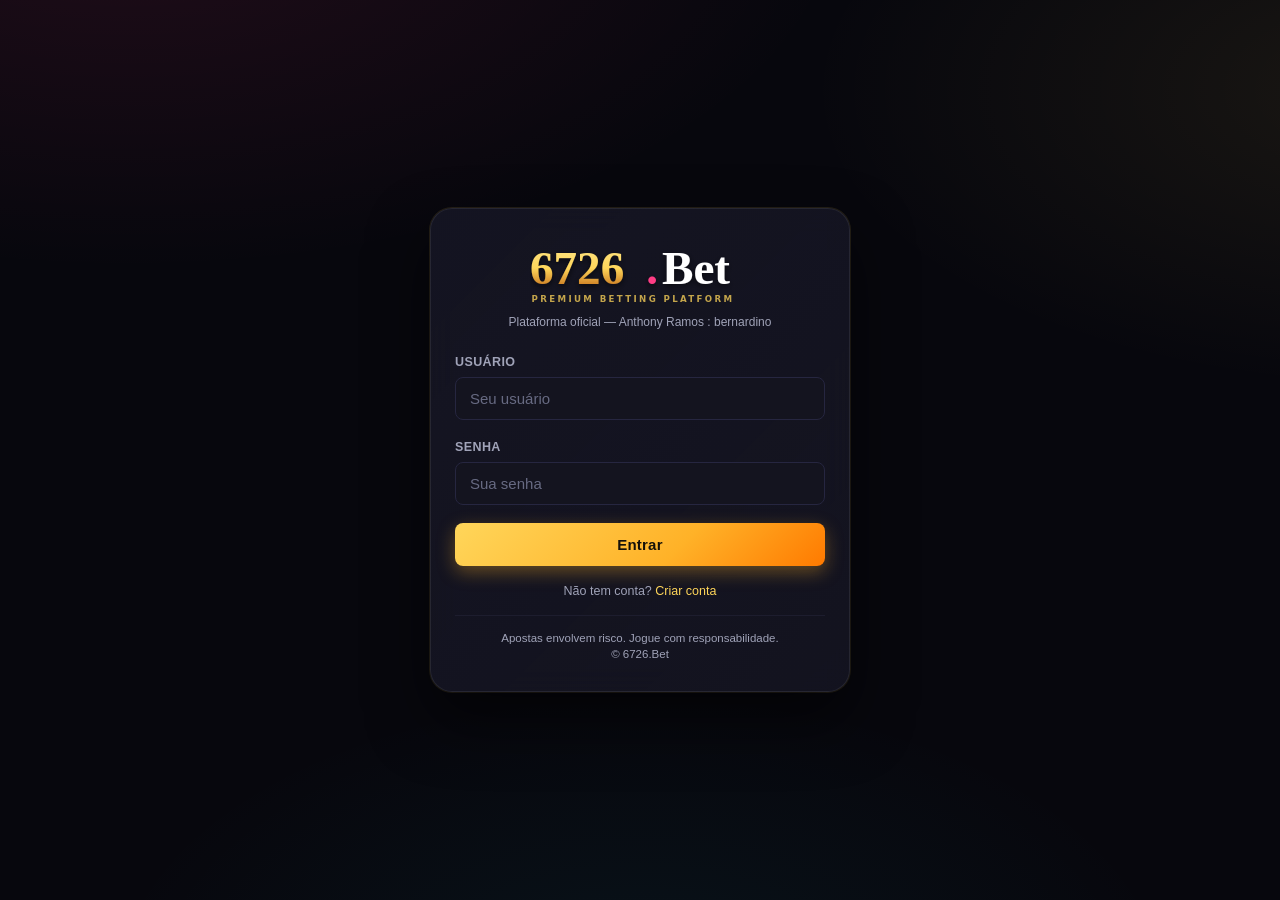
<file: pages/login.html>
<!DOCTYPE html>
<html lang="pt-BR">
<head>
  <meta charset="UTF-8" />
  <meta name="viewport" content="width=device-width, initial-scale=1.0" />
  <title>Entrar — 6726.Bet</title>
  <link rel="stylesheet" href="../css/styles.css" />
  <link rel="stylesheet" href="../css/responsive.css" />
  <link rel="stylesheet" href="../css/animations.css" />
</head>
<body class="no-nav no-header">
  <div class="auth-wrap">
    <div class="auth-card anim-slide">
      <img class="auth-logo-img" src="../assets/images/ui/logo.svg" alt="6726.Bet"/>
      <div class="auth-sub center">Plataforma oficial — Anthony Ramos : bernardino</div>

      <form id="login-form" class="stack">
        <div class="field">
          <label for="username">Usuário</label>
          <input type="text" id="username" autocomplete="username" placeholder="Seu usuário" required />
          <div class="help" id="err-username"></div>
        </div>
        <div class="field">
          <label for="password">Senha</label>
          <input type="password" id="password" autocomplete="current-password" placeholder="Sua senha" required />
          <div class="help" id="err-password"></div>
        </div>
        <button type="submit" class="btn primary full large" id="submit-btn">Entrar</button>
      </form>

      <div class="center mt-16 small muted">
        Não tem conta? <a href="register.html">Criar conta</a>
      </div>
      <div class="divider"></div>
      <div class="center tiny muted">
        Apostas envolvem risco. Jogue com responsabilidade.<br>
        © 6726.Bet
      </div>
    </div>
  </div>

  <script src="../js/utils.js?v=1777443848"></script>
  <script src="../js/database.js?v=1777443848"></script>
  <script src="../js/config.js?v=1777443848"></script>
  <script src="../js/supabase_client.js?v=1777443848"></script>
  <script src="../js/sync.js?v=1777443848"></script>
  <script src="../js/auth.js?v=1777443848"></script>
  <script src="../js/main.js?v=1777443848"></script>
  <script>
    (function () {
      App.boot({ header: false, nav: false, requireAuth: false });
      if (Auth.getSession()) {
        var s = Auth.getSession();
        location.replace(s.role === "admin" ? "admin.html" : "dashboard.html");
        return;
      }
      var form = document.getElementById("login-form");
      var btn = document.getElementById("submit-btn");
      form.addEventListener("submit", async function (e) {
        e.preventDefault();
        btn.disabled = true;
        btn.textContent = "Entrando...";
        var u = document.getElementById("username").value.trim();
        var p = document.getElementById("password").value;
        var res = await Auth.login(u, p);
        if (!res.ok) {
          U.toast(res.error, "error");
          btn.disabled = false;
          btn.textContent = "Entrar";
          form.classList.add("anim-shake");
          setTimeout(function () { form.classList.remove("anim-shake"); }, 400);
          return;
        }
        U.toast("Bem-vindo!", "success");
        U.sound.coin();
        try { if (window.Sync && Sync.flush) await Sync.flush(); } catch (_) {}
        setTimeout(function () {
          location.replace(res.admin ? "admin.html" : "dashboard.html");
        }, 400);
      });
    })();
  </script>
</body>
</html>
</file>
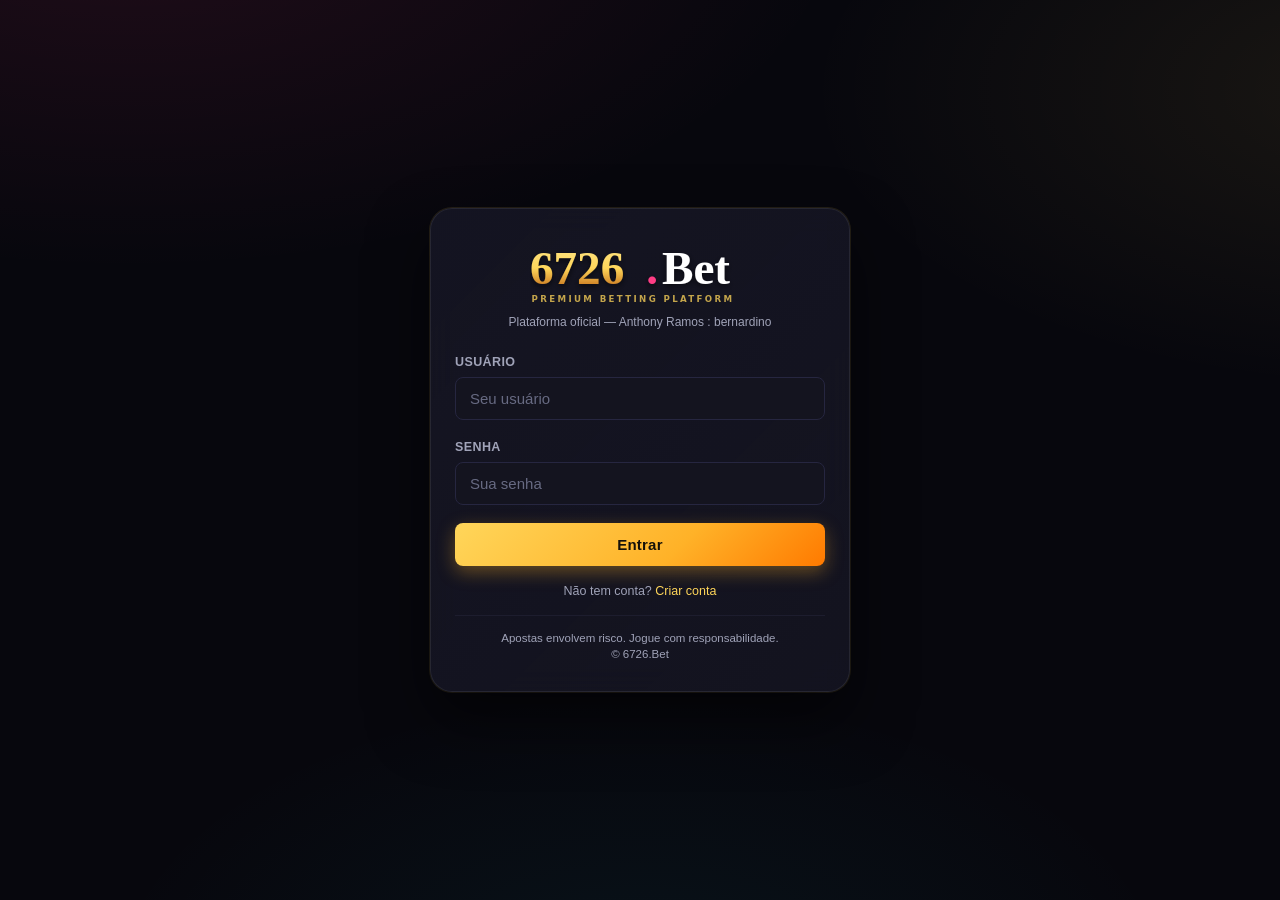
<file: pages/perfil.html>
<!DOCTYPE html>
<html lang="pt-BR">
<head>
  <meta charset="UTF-8" />
  <meta name="viewport" content="width=device-width, initial-scale=1.0" />
  <title>Perfil — 6726.Bet</title>
  <link rel="stylesheet" href="../css/styles.css" />
  <link rel="stylesheet" href="../css/responsive.css" />
  <link rel="stylesheet" href="../css/animations.css" />
</head>
<body>
  <div class="container section">

    <div class="wallet-card">
      <div class="row" style="gap:14px; position:relative; z-index:1">
        <img class="avatar-img lg" id="avatar-img" alt="avatar"/>
        <div style="flex:1; min-width:0">
          <div class="bold" style="font-size:18px" id="nick"></div>
          <div class="small muted" id="uname"></div>
          <div class="small muted" id="since"></div>
        </div>
        <a class="btn small secondary icon-btn" href="config.html"><img src="../assets/images/icons/settings.svg" alt=""/> Config.</a>
      </div>
      <div class="divider" style="position:relative;z-index:1"></div>
      <div class="row space" style="position:relative; z-index:1">
        <div>
          <div class="wc-label">Saldo disponível</div>
          <div class="wc-value" id="balance">R$ 0,00</div>
        </div>
        <span class="wc-vip"><img id="vip-img" alt="VIP"/><span id="vip-badge">VIP 0</span></span>
      </div>
      <div class="wc-actions">
        <a class="btn primary icon-btn" href="deposito.html"><img src="../assets/images/icons/wallet.svg" alt=""/> Depositar</a>
        <a class="btn secondary icon-btn" href="saque.html"><img src="../assets/images/icons/arrow-up-right.svg" alt=""/> Sacar</a>
      </div>
    </div>

    <div class="card mt-12">
      <div class="card-title">Estatísticas</div>
      <div class="grid grid-2">
        <div class="kpi gold"><div class="k-l">Total apostado</div><div class="k-v" id="stat-bet">R$ 0,00</div></div>
        <div class="kpi green"><div class="k-l">Total ganho</div><div class="k-v" id="stat-won">R$ 0,00</div></div>
      </div>
    </div>

    <div class="card mt-12">
      <div class="card-title">Histórico de transações <small id="tx-count">0</small></div>
      <div id="tx-list"></div>
    </div>

    <div class="card mt-12">
      <div class="card-title">Minhas conversas <small>com o suporte</small></div>
      <div id="chat-list"></div>
    </div>

    <div class="card mt-12">
      <button class="btn secondary full icon-btn" id="logout-btn"><img src="../assets/images/icons/logout.svg" alt=""/> Sair da conta</button>
    </div>
  </div>

  <script src="../js/utils.js?v=1777443848"></script>
  <script src="../js/database.js?v=1777443848"></script>
  <script src="../js/config.js?v=1777443848"></script>
  <script src="../js/supabase_client.js?v=1777443848"></script>
  <script src="../js/sync.js?v=1777443848"></script>
  <script src="../js/assets.js?v=1777443848"></script>
  <script src="../js/auth.js?v=1777443848"></script>
  <script src="../js/main.js?v=1777443848"></script>
  <script src="../js/chat.js?v=1777443848"></script>
  <script>
    (function () {
      var user = App.boot({ requireAuth: true, nav: "perfil", showBalance: true });
      if (!user) return;
      document.getElementById("avatar-img").src = Assets.avatar(user.username);
      document.getElementById("nick").textContent = user.nickname || user.username;
      document.getElementById("uname").textContent = "@" + user.username;
      document.getElementById("since").textContent = "Membro desde " + U.fmtDateTime(user.created_at);
      document.getElementById("balance").textContent = U.formatBRL(user.balance);
      var vipLevel = Math.min(10, Math.floor((user.vip_points || 0) / 500));
      document.getElementById("vip-badge").textContent = "VIP " + vipLevel;
      document.getElementById("vip-img").src = Assets.vip(vipLevel);
      document.getElementById("stat-bet").textContent = U.formatBRL(user.total_bet || 0);
      document.getElementById("stat-won").textContent = U.formatBRL(user.total_won || 0);

      // Transactions
      var txs = DB.userTransactions(user.username, 40);
      document.getElementById("tx-count").textContent = txs.length;
      var list = document.getElementById("tx-list");
      if (!txs.length) {
        list.innerHTML = '<div class="muted small center">Nenhuma transação.</div>';
      } else {
        var wrap = U.el("div", { cls: "tx-list" });
        txs.forEach(function (t) {
          var ico = { deposit: "wallet", withdraw: "arrow-up-right", bet: "slot", win: "trophy", bonus: "gift" }[t.type] || "star";
          var sign = (t.type === "withdraw" || t.type === "bet") ? "−" : "+";
          var el = U.el("div", { cls: "tx-item " + t.type });
          el.innerHTML =
            '<div class="icon"><img class="icon-img" src="../assets/images/icons/' + ico + '.svg" alt=""/></div>' +
            '<div class="body"><div class="t">' + U.escapeHtml(t.label || t.type) + '</div><div class="s">' + U.fmtDateTime(t.created_at) + '</div></div>' +
            '<div class="amt">' + sign + U.formatBRL(t.amount) + '</div>';
          wrap.appendChild(el);
        });
        list.appendChild(wrap);
      }

      // Chat list
      Chat.renderList(document.getElementById("chat-list"), user.username, "user", function (threadId) {
        location.href = "deposito.html?thread=" + encodeURIComponent(threadId);
      });

      document.getElementById("logout-btn").addEventListener("click", async function () {
        var ok = await U.confirm("Sair da conta?");
        if (ok) { Auth.logout(); location.replace("login.html"); }
      });
    })();
  </script>
</body>
</html>
</file>
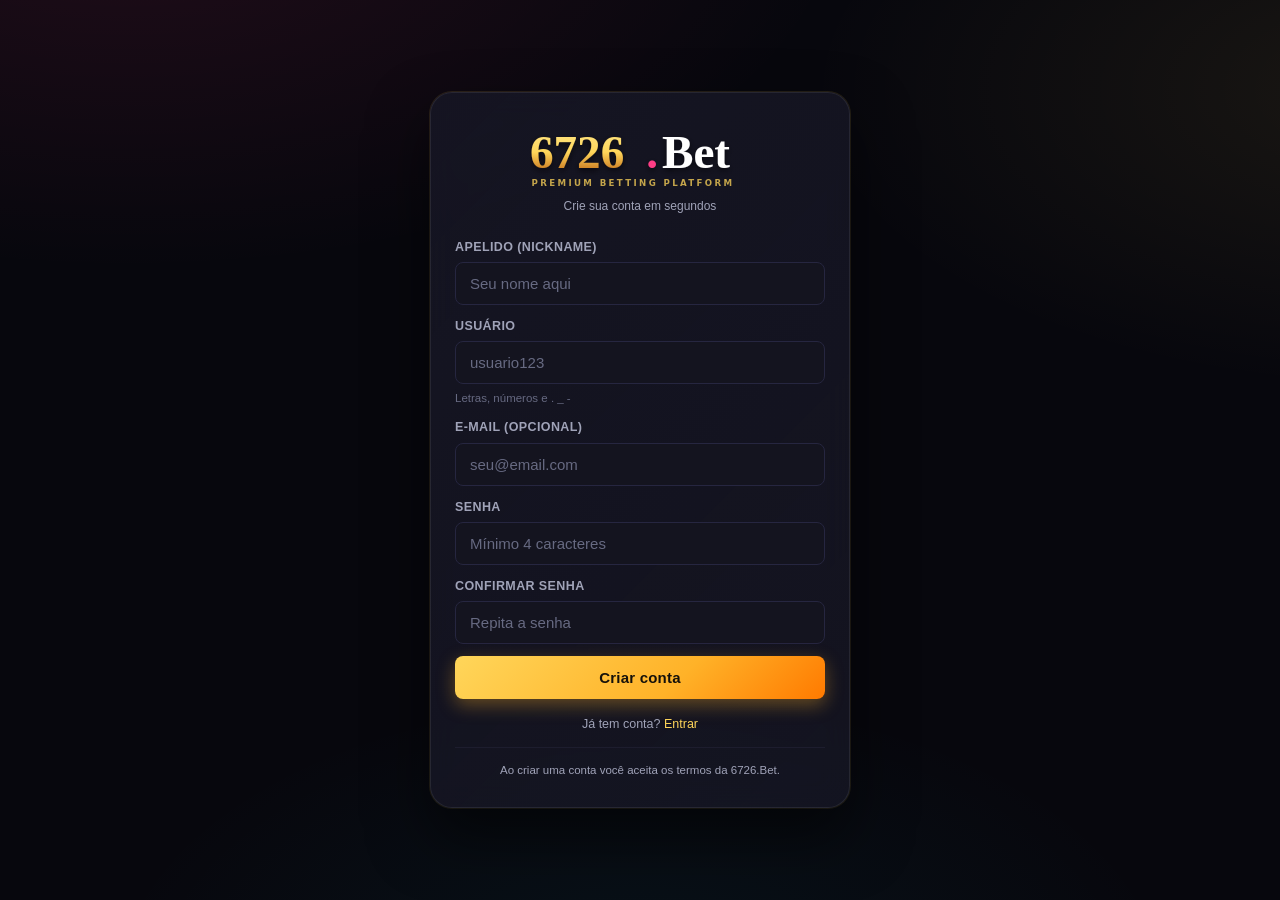
<file: pages/register.html>
<!DOCTYPE html>
<html lang="pt-BR">
<head>
  <meta charset="UTF-8" />
  <meta name="viewport" content="width=device-width, initial-scale=1.0" />
  <title>Cadastro — 6726.Bet</title>
  <link rel="stylesheet" href="../css/styles.css" />
  <link rel="stylesheet" href="../css/responsive.css" />
  <link rel="stylesheet" href="../css/animations.css" />
</head>
<body class="no-nav no-header">
  <div class="auth-wrap">
    <div class="auth-card anim-slide">
      <img class="auth-logo-img" src="../assets/images/ui/logo.svg" alt="6726.Bet"/>
      <div class="auth-sub center">Crie sua conta em segundos</div>

      <form id="reg-form" class="stack">
        <div class="field">
          <label>Apelido (nickname)</label>
          <input type="text" id="nickname" placeholder="Seu nome aqui" required maxlength="24" />
        </div>
        <div class="field">
          <label>Usuário</label>
          <input type="text" id="username" placeholder="usuario123" required autocomplete="username" />
          <div class="help">Letras, números e . _ -</div>
        </div>
        <div class="field">
          <label>E-mail (opcional)</label>
          <input type="email" id="email" placeholder="seu@email.com" autocomplete="email" />
        </div>
        <div class="field">
          <label>Senha</label>
          <input type="password" id="password" placeholder="Mínimo 4 caracteres" required autocomplete="new-password" />
        </div>
        <div class="field">
          <label>Confirmar senha</label>
          <input type="password" id="confirm" placeholder="Repita a senha" required autocomplete="new-password" />
        </div>
        <button type="submit" class="btn primary full large" id="submit-btn">Criar conta</button>
      </form>

      <div class="center mt-16 small muted">
        Já tem conta? <a href="login.html">Entrar</a>
      </div>
      <div class="divider"></div>
      <div class="center tiny muted">Ao criar uma conta você aceita os termos da 6726.Bet.</div>
    </div>
  </div>
  <script src="../js/utils.js?v=1777443848"></script>
  <script src="../js/database.js?v=1777443848"></script>
  <script src="../js/config.js?v=1777443848"></script>
  <script src="../js/supabase_client.js?v=1777443848"></script>
  <script src="../js/sync.js?v=1777443848"></script>
  <script src="../js/auth.js?v=1777443848"></script>
  <script src="../js/main.js?v=1777443848"></script>
  <script>
    (function () {
      App.boot({ header: false, nav: false, requireAuth: false });
      if (Auth.getSession()) { location.replace("dashboard.html"); return; }
      var form = document.getElementById("reg-form");
      var btn = document.getElementById("submit-btn");
      form.addEventListener("submit", async function (e) {
        e.preventDefault();
        btn.disabled = true; btn.textContent = "Criando...";
        var payload = {
          nickname: document.getElementById("nickname").value.trim(),
          username: document.getElementById("username").value.trim(),
          email: document.getElementById("email").value.trim(),
          password: document.getElementById("password").value,
          confirm: document.getElementById("confirm").value,
        };
        var res = await Auth.register(payload);
        if (!res.ok) {
          U.toast(res.error, "error");
          btn.disabled = false; btn.textContent = "Criar conta";
          form.classList.add("anim-shake");
          setTimeout(function () { form.classList.remove("anim-shake"); }, 400);
          return;
        }
        U.toast("Conta criada! Bônus de cadastro creditado.", "success", 2400);
        U.sound.win();
        U.coinShower(16);
        // Garante que escritas pendentes (user + tx) cheguem ao Supabase antes de navegar.
        try { if (window.Sync && Sync.flush) await Sync.flush(); } catch (_) {}
        setTimeout(function () { location.replace("dashboard.html"); }, 900);
      });
    })();
  </script>
</body>
</html>
</file>
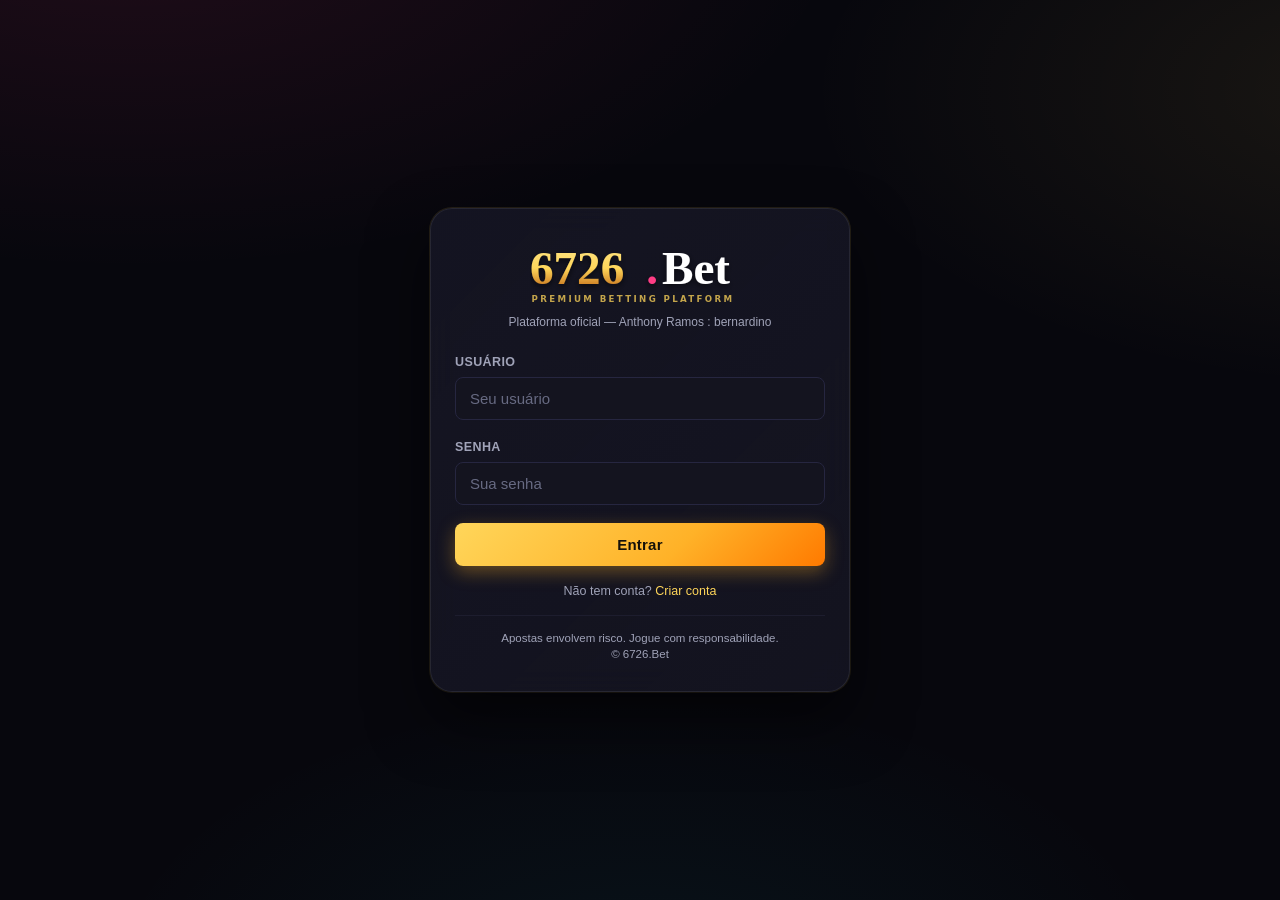
<file: pages/saque.html>
<!DOCTYPE html>
<html lang="pt-BR">
<head>
  <meta charset="UTF-8" />
  <meta name="viewport" content="width=device-width, initial-scale=1.0" />
  <title>Sacar — 6726.Bet</title>
  <link rel="stylesheet" href="../css/styles.css" />
  <link rel="stylesheet" href="../css/responsive.css" />
  <link rel="stylesheet" href="../css/animations.css" />
</head>
<body>
  <div class="container section">
    <div class="row mb-12">
      <a class="back-btn" href="perfil.html">←</a>
      <h2 style="margin:0">Sacar</h2>
    </div>

    <div class="card mb-12">
      <div class="bold mb-8">Solicitação de saque via PIX</div>
      <div class="small muted">Informe seus dados PIX. O saque é processado manualmente pelo admin em até 24h.</div>
      <div class="row space mt-12">
        <div>
          <div class="small muted">Saldo atual</div>
          <div class="bold" style="color:var(--gold); font-size:18px" id="cur-bal">R$ 0,00</div>
        </div>
        <div>
          <div class="small muted">Saque min/max</div>
          <div class="small" id="limits">—</div>
        </div>
      </div>
    </div>

    <div class="card mb-12">
      <div class="card-title">Solicitar saque</div>
      <div class="field mt-8">
        <label>Chave PIX</label>
        <input type="text" id="pix-key" placeholder="CPF, e-mail, telefone ou aleatória" required />
      </div>
      <div class="field mt-8">
        <label>Valor (R$)</label>
        <input type="number" id="amount" min="1" step="0.01" placeholder="0,00" required />
      </div>
      <button class="btn primary full mt-12" id="send-req">Solicitar saque</button>
    </div>

    <div class="card">
      <div class="card-title">Conversa com o suporte</div>
      <div id="chat-root"></div>
    </div>
  </div>

  <script src="../js/utils.js?v=1777443848"></script>
  <script src="../js/database.js?v=1777443848"></script>
  <script src="../js/config.js?v=1777443848"></script>
  <script src="../js/supabase_client.js?v=1777443848"></script>
  <script src="../js/sync.js?v=1777443848"></script>
  <script src="../js/assets.js?v=1777443848"></script>
  <script src="../js/auth.js?v=1777443848"></script>
  <script src="../js/main.js?v=1777443848"></script>
  <script src="../js/chat.js?v=1777443848"></script>
  <script>
    (function () {
      var user = App.boot({ requireAuth: true, nav: "perfil", showBalance: true });
      if (!user) return;
      var cfg = DB.getConfig();
      document.getElementById("cur-bal").textContent = U.formatBRL(user.balance);
      document.getElementById("limits").textContent = U.formatBRL(cfg.min_withdraw) + " / " + U.formatBRL(cfg.max_withdraw);

      var thread = DB.getOrCreateThread(user.username, "SAQUE");
      if (!thread.messages.length) {
        DB.postMessage(thread.id, "system", "Solicite seu saque informando a chave PIX e o valor. O administrador processará manualmente.");
      }
      Chat.renderThread(document.getElementById("chat-root"), thread.id, "user");

      document.getElementById("send-req").addEventListener("click", function () {
        var pk = document.getElementById("pix-key").value.trim();
        var amt = U.parseBRL(document.getElementById("amount").value);
        if (!pk) { U.toast("Informe a chave PIX.", "error"); return; }
        if (!(amt > 0)) { U.toast("Valor inválido.", "error"); return; }
        if (amt < cfg.min_withdraw) { U.toast("Abaixo do saque mínimo.", "warn"); return; }
        if (amt > cfg.max_withdraw) { U.toast("Acima do saque máximo.", "warn"); return; }
        var cu = DB.getUser(user.username);
        if (cu.balance < amt) { U.toast("Saldo insuficiente.", "error"); return; }

        // Debita imediatamente e aguarda confirmação via chat (admin pode reverter se necessário)
        DB.adjustBalance(user.username, -amt);
        DB.addTransaction({ username: user.username, type: "withdraw", amount: amt, label: "Saque solicitado (pendente)" });
        DB.postMessage(thread.id, "user", "Solicitação de saque: " + U.formatBRL(amt) + "\nChave PIX: " + pk);
        DB.addNotification("__admin__", { title: "Novo saque pendente", body: thread.id + " • " + U.formatBRL(amt), kind: "warn" });
        U.toast("Solicitação enviada. Saldo reservado.", "success");
        document.getElementById("amount").value = "";
        App.updateHeaderBalance();
        Chat.renderThread(document.getElementById("chat-root"), thread.id, "user");
      });
    })();
  </script>
</body>
</html>
</file>
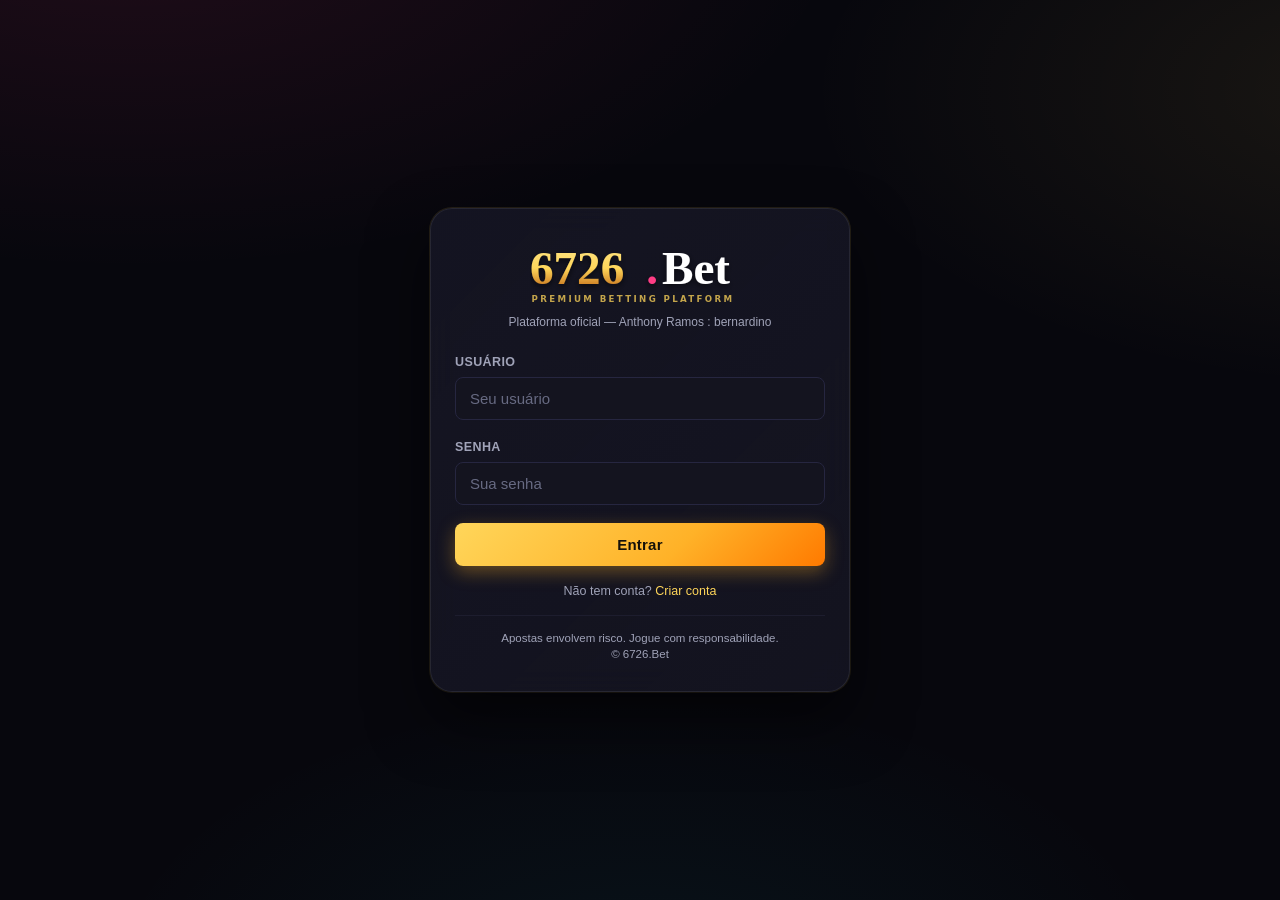
<file: pages/vip.html>
<!DOCTYPE html>
<html lang="pt-BR">
<head>
  <meta charset="UTF-8" />
  <meta name="viewport" content="width=device-width, initial-scale=1.0" />
  <title>VIP & Bônus — 6726.Bet</title>
  <link rel="stylesheet" href="../css/styles.css" />
  <link rel="stylesheet" href="../css/responsive.css" />
  <link rel="stylesheet" href="../css/animations.css" />
</head>
<body>
  <div class="container section">
    <div class="tabs mb-16" id="tabs">
      <div class="tab active" data-tab="vip"><img class="icon-img sm" src="../assets/images/icons/crown.svg" alt=""/> VIP</div>
      <div class="tab" data-tab="bonus"><img class="icon-img sm" src="../assets/images/icons/gift.svg" alt=""/> Bônus</div>
      <div class="tab" data-tab="events"><img class="icon-img sm" src="../assets/images/icons/flame.svg" alt=""/> Eventos</div>
    </div>

    <!-- VIP -->
    <section id="tab-vip">
      <div class="vip-hero anim-slide">
        <div class="v-head">
          <img id="vip-badge-img" alt="VIP"/>
          <div style="flex:1">
            <div class="v-level">NÍVEL ATUAL</div>
            <div class="v-name" id="vip-name">VIP 0 — Bronze</div>
          </div>
        </div>
        <div class="v-progress"><div class="v-bar" id="vip-bar" style="width:0%"></div></div>
        <div class="v-stats">
          <span id="vip-pts">0 pts</span>
          <span id="vip-next">Próximo: 500 pts</span>
        </div>
      </div>

      <div class="section-title mt-16"><h3>Níveis</h3></div>
      <div class="vip-levels" id="vip-levels"></div>

      <div class="card mt-16">
        <div class="card-title">Como ganhar pontos VIP?</div>
        <div class="small muted">Você ganha 1 ponto a cada R$ 1 apostado (e metade em jogadas sem vitória). Cada 500 pontos aumenta seu nível e desbloqueia benefícios.</div>
      </div>
    </section>

    <!-- BONUS -->
    <section id="tab-bonus" class="hidden">
      <div class="bonus-item anim-slide">
        <div class="b-ico"><img class="icon-img xl" src="../assets/images/icons/gift.svg" alt=""/></div>
        <div class="b-body">
          <div class="b-t">Bônus diário</div>
          <div class="b-d" id="daily-info">Resgate uma vez por dia.</div>
        </div>
        <button class="btn primary" id="claim-daily">Resgatar</button>
      </div>

      <div class="bonus-item mt-12">
        <div class="b-ico"><img class="icon-img xl" src="../assets/images/icons/star.svg" alt=""/></div>
        <div class="b-body">
          <div class="b-t">Bônus de cadastro</div>
          <div class="b-d" id="signup-info">Oferta para novos jogadores.</div>
        </div>
        <span class="badge gold">Automático</span>
      </div>

      <div class="bonus-item mt-12">
        <div class="b-ico"><img class="icon-img xl" src="../assets/images/icons/lightning.svg" alt=""/></div>
        <div class="b-body">
          <div class="b-t">Cashback VIP</div>
          <div class="b-d">Quanto maior seu nível VIP, maior o cashback semanal (ativado pelo admin).</div>
        </div>
        <span class="badge magenta" id="vip-cashback">Nível 0</span>
      </div>
    </section>

    <!-- EVENTOS -->
    <section id="tab-events" class="hidden">
      <div class="card glass">
        <div class="card-title">Eventos ativos</div>
        <div id="events-list">
          <div class="muted small">Nenhum evento no momento. Fique de olho!</div>
        </div>
      </div>
      <div class="card mt-12">
        <div class="card-title">🎯 Desafios</div>
        <div class="stack">
          <div class="row space">
            <div><div class="bold">Dê 10 giros hoje</div><div class="small muted">Qualquer jogo</div></div>
            <div class="badge cyan" id="challenge-1">0/10</div>
          </div>
          <div class="row space">
            <div><div class="bold">Ganhe R$ 50 em um único giro</div><div class="small muted">Prêmio: +R$ 5</div></div>
            <div class="badge gold" id="challenge-2">Pendente</div>
          </div>
        </div>
      </div>
    </section>
  </div>

  <script src="../js/utils.js?v=1777443848"></script>
  <script src="../js/database.js?v=1777443848"></script>
  <script src="../js/config.js?v=1777443848"></script>
  <script src="../js/supabase_client.js?v=1777443848"></script>
  <script src="../js/sync.js?v=1777443848"></script>
  <script src="../js/assets.js?v=1777443848"></script>
  <script src="../js/auth.js?v=1777443848"></script>
  <script src="../js/main.js?v=1777443848"></script>
  <script>
    (function () {
      var user = App.boot({ requireAuth: true, nav: "vip", showBalance: true });
      if (!user) return;
      var cfg = DB.getConfig();

      // Tabs
      function showTab(key) {
        ["vip", "bonus", "events"].forEach(function (k) {
          document.getElementById("tab-" + k).classList.toggle("hidden", k !== key);
        });
        document.querySelectorAll("#tabs .tab").forEach(function (t) {
          t.classList.toggle("active", t.getAttribute("data-tab") === key);
        });
      }
      document.querySelectorAll("#tabs .tab").forEach(function (t) {
        t.addEventListener("click", function () { showTab(t.getAttribute("data-tab")); });
      });
      if (location.hash === "#bonus") showTab("bonus");
      if (location.hash === "#events") showTab("events");

      // VIP
      var names = ["Bronze", "Prata", "Ouro", "Platina", "Safira", "Rubi", "Esmeralda", "Diamante", "Mestre", "Lendário", "Eterno"];
      var pts = user.vip_points || 0;
      var lvl = Math.min(10, Math.floor(pts / 500));
      var remaining = lvl < 10 ? (500 - (pts % 500)) : 0;
      var progressPct = lvl < 10 ? Math.round(((pts % 500) / 500) * 100) : 100;
      document.getElementById("vip-name").textContent = "VIP " + lvl + " — " + names[lvl];
      document.getElementById("vip-badge-img").src = Assets.vip(lvl);
      document.getElementById("vip-badge-img").className = "vip-badge-img";
      document.getElementById("vip-pts").textContent = pts + " pts";
      document.getElementById("vip-next").textContent = lvl < 10 ? ("Próximo: " + remaining + " pts") : "Nível máximo";
      document.getElementById("vip-bar").style.width = progressPct + "%";
      document.getElementById("vip-cashback").textContent = "Nível " + lvl;

      var vipWrap = document.getElementById("vip-levels");
      for (var i = 0; i <= 10; i++) {
        var el = U.el("div", { cls: "vip-level" + (i === lvl ? " current" : "") });
        el.innerHTML = '<img class="vip-badge-img" src="' + Assets.vip(i) + '" alt="VIP ' + i + '" style="width:54px;height:54px"/><div class="ln">' + names[i] + '</div><div class="lb">Cashback ' + (i * 2) + '%</div>';
        vipWrap.appendChild(el);
      }

      // Bônus
      var claims = DB.getBonusClaims()[user.username] || {};
      var today = (new Date()).toISOString().slice(0, 10);
      var canDaily = cfg.bonuses_enabled && claims.daily !== today;
      document.getElementById("daily-info").textContent = canDaily
        ? "Disponível agora: +" + U.formatBRL(cfg.daily_bonus)
        : "Já resgatado hoje. Volte amanhã!";
      var btn = document.getElementById("claim-daily");
      btn.disabled = !canDaily;
      if (!canDaily) btn.textContent = "Indisponível";
      btn.addEventListener("click", function () {
        if (!cfg.bonuses_enabled) { U.toast("Bônus desabilitados pelo admin.", "warn"); return; }
        var r = DB.claimDaily(user.username, cfg.daily_bonus);
        if (!r.ok) { U.toast(r.reason, "warn"); return; }
        U.toast("Bônus creditado!", "success");
        U.coinShower(12); U.sound.win();
        setTimeout(function () { location.reload(); }, 700);
      });

      document.getElementById("signup-info").textContent = user.bonus_claimed_signup
        ? "Recebido ao criar a conta."
        : ("Disponível ao criar a conta: +" + U.formatBRL(cfg.signup_bonus));

      // Desafios
      var hist = DB.getGameHistory(user.username, 1000).filter(function (h) {
        return (new Date(h.ts)).toISOString().slice(0, 10) === today;
      });
      document.getElementById("challenge-1").textContent = Math.min(10, hist.length) + "/10";
      var bigWin = hist.some(function (h) { return h.win >= 50; });
      document.getElementById("challenge-2").textContent = bigWin ? "Completo" : "Pendente";

      // Eventos
      var ev = document.getElementById("events-list");
      if (cfg.events_enabled) {
        ev.innerHTML =
          '<div class="bonus-item"><div class="b-ico"><img class="icon-img xl" src="../assets/images/icons/flame.svg" alt=""/></div><div class="b-body"><div class="b-t">Happy Hour — Fim de semana</div><div class="b-d">Chance de vitória aumentada em jogos Tigrinho e Dragon.</div></div></div>' +
          '<div class="bonus-item mt-12"><div class="b-ico"><img class="icon-img xl" src="../assets/images/icons/trophy.svg" alt=""/></div><div class="b-body"><div class="b-t">Missão Fortune</div><div class="b-d">Aposte R$ 100 na marca Fortune para receber R$ 10.</div></div></div>';
      } else {
        ev.innerHTML = '<div class="muted small">Eventos temporariamente desabilitados.</div>';
      }
    })();
  </script>
</body>
</html>
</file>
<file: css/styles.css>
/* =========================================================
   6726.Bet — styles.css
   Tema cassino dark com acentos dourado/magenta/cyan
   ========================================================= */

:root {
  --bg-0: #07070d;
  --bg-1: #0d0d17;
  --bg-2: #14141f;
  --bg-3: #1c1c2c;
  --bg-card: #161624;
  --bg-card-2: #1f1f33;
  --border: #262640;
  --border-soft: #1d1d2e;
  --text: #f1f2fa;
  --text-dim: #a0a3b8;
  --text-muted: #676a82;
  --gold: #ffd65a;
  --gold-2: #ffb228;
  --magenta: #ff3d85;
  --magenta-2: #c12169;
  --cyan: #22d3ee;
  --green: #22c55e;
  --green-2: #16a34a;
  --red: #ef4444;
  --red-2: #b91c1c;
  --purple: #9333ea;
  --radius: 14px;
  --radius-sm: 8px;
  --radius-lg: 20px;
  --shadow-glow: 0 0 24px rgba(255, 214, 90, 0.18);
  --shadow-card: 0 10px 30px rgba(0, 0, 0, 0.45);
  --gradient-gold: linear-gradient(135deg, #ffd65a 0%, #ffb228 60%, #ff7a00 100%);
  --gradient-magenta: linear-gradient(135deg, #ff3d85 0%, #c12169 100%);
  --gradient-cyan: linear-gradient(135deg, #22d3ee 0%, #3b82f6 100%);
  --gradient-dark: linear-gradient(180deg, #0d0d17 0%, #07070d 100%);
  --header-h: 64px;
  --nav-h: 68px;
}

* { box-sizing: border-box; margin: 0; padding: 0; }
*::selection { background: var(--gold); color: #111; }

html, body {
  min-height: 100%;
  background: var(--bg-0);
  color: var(--text);
  font-family: -apple-system, BlinkMacSystemFont, "Segoe UI", Roboto, Oxygen, Ubuntu, Cantarell, "Helvetica Neue", sans-serif;
  font-size: 15px;
  line-height: 1.45;
  -webkit-font-smoothing: antialiased;
  overflow-x: hidden;
}

body {
  background:
    radial-gradient(1200px 600px at 10% -10%, rgba(255, 61, 133, 0.10), transparent 60%),
    radial-gradient(1000px 500px at 110% 10%, rgba(255, 214, 90, 0.08), transparent 60%),
    radial-gradient(900px 500px at 50% 110%, rgba(34, 211, 238, 0.06), transparent 60%),
    var(--bg-0);
  padding-top: var(--header-h);
  padding-bottom: var(--nav-h);
  min-height: 100vh;
}

body.no-nav { padding-bottom: 0; }
body.no-header { padding-top: 0; }

a { color: var(--gold); text-decoration: none; }
a:hover { color: var(--gold-2); }
button { font-family: inherit; cursor: pointer; border: none; background: none; color: inherit; }
input, textarea, select {
  font-family: inherit;
  font-size: 15px;
  background: var(--bg-2);
  border: 1px solid var(--border);
  color: var(--text);
  border-radius: var(--radius-sm);
  padding: 12px 14px;
  width: 100%;
  outline: none;
  transition: border-color .15s, box-shadow .15s;
}
input:focus, textarea:focus, select:focus {
  border-color: var(--gold);
  box-shadow: 0 0 0 3px rgba(255, 214, 90, 0.15);
}
input::placeholder { color: var(--text-muted); }

img { max-width: 100%; display: block; }

/* =============== Layout =============== */
.container {
  max-width: 560px;
  margin: 0 auto;
  padding: 0 16px;
}
.section {
  padding: 16px 0;
}
.stack > * + * { margin-top: 12px; }
.row { display: flex; align-items: center; gap: 10px; }
.row.space { justify-content: space-between; }
.row.wrap { flex-wrap: wrap; }
.grid { display: grid; gap: 12px; }
.grid-2 { grid-template-columns: repeat(2, 1fr); }
.grid-3 { grid-template-columns: repeat(3, 1fr); }
.grid-4 { grid-template-columns: repeat(4, 1fr); }
.hidden { display: none !important; }
.center { text-align: center; }
.mt-8 { margin-top: 8px; } .mt-12 { margin-top: 12px; } .mt-16 { margin-top: 16px; } .mt-24 { margin-top: 24px; }
.mb-8 { margin-bottom: 8px; } .mb-12 { margin-bottom: 12px; } .mb-16 { margin-bottom: 16px; } .mb-24 { margin-bottom: 24px; }
.muted { color: var(--text-dim); }
.small { font-size: 12.5px; }
.tiny { font-size: 11.5px; }
.bold { font-weight: 700; }
.gold { color: var(--gold); }
.red { color: var(--red); }
.green { color: var(--green); }
.cyan { color: var(--cyan); }
.magenta { color: var(--magenta); }

/* =============== Header =============== */
.app-header {
  position: fixed;
  top: 0; left: 0; right: 0;
  height: var(--header-h);
  background: linear-gradient(180deg, rgba(13,13,23,0.96), rgba(13,13,23,0.82));
  backdrop-filter: blur(10px);
  -webkit-backdrop-filter: blur(10px);
  border-bottom: 1px solid var(--border-soft);
  z-index: 50;
  display: flex;
  align-items: center;
  padding: 0 12px;
}
.app-header .header-inner {
  width: 100%;
  max-width: 560px;
  margin: 0 auto;
  display: flex;
  align-items: center;
  justify-content: space-between;
  gap: 8px;
}
.brand {
  display: flex; flex-direction: column; line-height: 1;
  cursor: pointer;
}
.brand-name {
  font-weight: 900;
  font-size: 18px;
  letter-spacing: .5px;
  background: var(--gradient-gold);
  -webkit-background-clip: text;
  background-clip: text;
  color: transparent;
}
.brand-sub {
  font-size: 9.5px;
  color: var(--text-muted);
  margin-top: 3px;
  max-width: 200px;
  white-space: nowrap;
  overflow: hidden;
  text-overflow: ellipsis;
}
.header-balance {
  display: flex; align-items: center; gap: 8px;
  background: var(--bg-2);
  border: 1px solid var(--border);
  padding: 6px 10px 6px 12px;
  border-radius: 999px;
  min-width: 0;
}
.header-balance .bal-label { font-size: 10px; color: var(--text-muted); text-transform: uppercase; letter-spacing: .5px; }
.header-balance .bal-value { font-weight: 800; color: var(--gold); font-size: 14px; }
.header-balance .bal-add {
  background: var(--gradient-gold);
  color: #111;
  border-radius: 999px;
  width: 24px; height: 24px;
  display: flex; align-items: center; justify-content: center;
  font-weight: 900;
  box-shadow: 0 2px 8px rgba(255,178,40,0.5);
}

/* =============== Bottom Nav =============== */
.bottom-nav {
  position: fixed;
  bottom: 0; left: 0; right: 0;
  height: var(--nav-h);
  background: linear-gradient(0deg, rgba(13,13,23,0.98), rgba(13,13,23,0.9));
  backdrop-filter: blur(10px);
  border-top: 1px solid var(--border-soft);
  z-index: 50;
  display: flex;
}
.bottom-nav .nav-inner {
  width: 100%; max-width: 560px; margin: 0 auto;
  display: grid; grid-template-columns: repeat(4, 1fr);
}
.nav-item {
  display: flex; flex-direction: column; align-items: center; justify-content: center;
  color: var(--text-muted);
  font-size: 11px;
  gap: 3px;
  transition: color .2s;
}
.nav-item.active { color: var(--gold); }
.nav-item .ico { font-size: 22px; line-height: 1; }
.nav-item:hover { color: var(--text); }

/* =============== Cards =============== */
.card {
  background: var(--bg-card);
  border: 1px solid var(--border-soft);
  border-radius: var(--radius);
  padding: 16px;
  box-shadow: var(--shadow-card);
}
.card.glow { box-shadow: var(--shadow-card), var(--shadow-glow); }
.card-title {
  font-weight: 800; font-size: 16px; margin-bottom: 12px;
  display: flex; align-items: center; justify-content: space-between;
}
.card-title small { font-weight: 500; color: var(--text-dim); font-size: 12px; }

.panel-hero {
  background:
    radial-gradient(300px 200px at 10% 20%, rgba(255,61,133,.22), transparent 60%),
    radial-gradient(360px 220px at 110% 20%, rgba(255,214,90,.22), transparent 60%),
    linear-gradient(135deg, #1b1333, #0d0d17);
  border: 1px solid #2a1f4a;
  border-radius: var(--radius-lg);
  padding: 18px;
  position: relative;
  overflow: hidden;
}
.panel-hero::after {
  content: "";
  position: absolute; inset: 0;
  background: url("data:image/svg+xml,%3Csvg xmlns='http://www.w3.org/2000/svg' width='100' height='100'%3E%3Cg fill='%23ffd65a' fill-opacity='.04'%3E%3Ccircle cx='10' cy='10' r='1'/%3E%3Ccircle cx='50' cy='50' r='1'/%3E%3Ccircle cx='90' cy='30' r='1'/%3E%3Ccircle cx='30' cy='80' r='1'/%3E%3C/g%3E%3C/svg%3E");
  pointer-events: none;
}

/* =============== Buttons =============== */
.btn {
  display: inline-flex; align-items: center; justify-content: center;
  gap: 8px;
  padding: 12px 16px;
  border-radius: var(--radius-sm);
  font-weight: 700;
  font-size: 14.5px;
  letter-spacing: .2px;
  transition: transform .08s, box-shadow .15s, filter .15s;
  user-select: none;
  line-height: 1;
}
.btn:active { transform: translateY(1px) scale(.99); }
.btn.full { width: 100%; }
.btn.large { padding: 14px 20px; font-size: 15px; }
.btn.small { padding: 8px 12px; font-size: 12.5px; }
.btn.primary {
  background: var(--gradient-gold);
  color: #15110a;
  box-shadow: 0 6px 18px rgba(255,178,40,.35);
}
.btn.primary:hover { filter: brightness(1.05); }
.btn.secondary {
  background: var(--bg-3);
  color: var(--text);
  border: 1px solid var(--border);
}
.btn.secondary:hover { background: #242438; }
.btn.magenta {
  background: var(--gradient-magenta);
  color: #fff;
  box-shadow: 0 6px 18px rgba(255,61,133,.3);
}
.btn.cyan {
  background: var(--gradient-cyan);
  color: #051520;
  box-shadow: 0 6px 18px rgba(34,211,238,.3);
}
.btn.danger {
  background: linear-gradient(135deg, var(--red), var(--red-2));
  color: #fff;
}
.btn.ghost {
  background: transparent;
  border: 1px solid var(--border);
  color: var(--text);
}
.btn[disabled] { opacity: .5; cursor: not-allowed; filter: grayscale(.3); }

.tabs {
  display: flex; gap: 6px; background: var(--bg-2);
  padding: 4px; border-radius: var(--radius-sm);
  border: 1px solid var(--border-soft);
}
.tab {
  flex: 1; text-align: center; padding: 10px 8px;
  border-radius: var(--radius-sm);
  font-weight: 600; color: var(--text-dim);
  font-size: 13px; cursor: pointer;
}
.tab.active { background: var(--bg-card-2); color: var(--gold); box-shadow: 0 2px 8px rgba(0,0,0,.25); }

/* =============== Form =============== */
.field { display: flex; flex-direction: column; gap: 6px; }
.field label { font-size: 12.5px; color: var(--text-dim); font-weight: 600; text-transform: uppercase; letter-spacing: .4px; }
.field .help { font-size: 11.5px; color: var(--text-muted); }
.field.error input, .field.error textarea { border-color: var(--red); box-shadow: 0 0 0 3px rgba(239,68,68,.15); }
.field.error .help { color: var(--red); }

.badge {
  display: inline-flex; align-items: center; gap: 4px;
  padding: 2px 8px; font-size: 10.5px;
  border-radius: 999px;
  background: var(--bg-3);
  color: var(--text-dim);
  font-weight: 700; letter-spacing: .4px;
  border: 1px solid var(--border);
  text-transform: uppercase;
}
.badge.gold { background: rgba(255,214,90,.15); color: var(--gold); border-color: rgba(255,214,90,.35); }
.badge.magenta { background: rgba(255,61,133,.15); color: var(--magenta); border-color: rgba(255,61,133,.35); }
.badge.cyan { background: rgba(34,211,238,.15); color: var(--cyan); border-color: rgba(34,211,238,.35); }
.badge.green { background: rgba(34,197,94,.15); color: var(--green); border-color: rgba(34,197,94,.35); }
.badge.red { background: rgba(239,68,68,.15); color: var(--red); border-color: rgba(239,68,68,.35); }

/* =============== Auth pages =============== */
.auth-wrap {
  min-height: 100vh;
  display: flex; flex-direction: column; justify-content: center; align-items: center;
  padding: 24px 16px;
}
.auth-card {
  width: 100%; max-width: 420px;
  background: var(--bg-card);
  border: 1px solid var(--border);
  border-radius: var(--radius-lg);
  padding: 28px 24px;
  box-shadow: var(--shadow-card);
}
.auth-logo {
  text-align: center;
  font-size: 36px; font-weight: 900;
  letter-spacing: 1px;
  margin-bottom: 6px;
}
.auth-logo .a-main {
  background: var(--gradient-gold);
  -webkit-background-clip: text; background-clip: text; color: transparent;
}
.auth-logo .a-dot { color: var(--magenta); }
.auth-logo .a-bet { color: #fff; }
.auth-sub { text-align: center; color: var(--text-dim); font-size: 12px; margin-bottom: 22px; }

/* =============== Splash =============== */
.splash-body { background: var(--bg-0); }
.splash {
  min-height: 100vh;
  display: flex; flex-direction: column; align-items: center; justify-content: center;
  padding: 24px;
}
.splash-logo {
  font-size: 52px; font-weight: 900; letter-spacing: 1px;
}
.splash-logo-main {
  background: var(--gradient-gold);
  -webkit-background-clip: text; background-clip: text; color: transparent;
}
.splash-logo-dot { color: var(--magenta); }
.splash-logo-bet { color: #fff; }
.splash-subtitle {
  margin-top: 8px;
  color: var(--text-dim);
  text-align: center;
  font-size: 12.5px;
  max-width: 320px;
}
.splash-loader {
  margin-top: 28px;
  width: 160px; height: 4px; border-radius: 4px;
  background: var(--bg-2);
  overflow: hidden;
}
.splash-loader-bar {
  width: 30%; height: 100%;
  background: var(--gradient-gold);
  animation: splashSlide 1.2s ease-in-out infinite;
}

/* =============== Dashboard =============== */
.hero-balance {
  display: flex; flex-direction: column; gap: 6px;
  padding: 20px 18px;
  border-radius: var(--radius-lg);
  background:
    radial-gradient(400px 200px at 100% 0%, rgba(255,214,90,.18), transparent 60%),
    linear-gradient(135deg, #1a1230, #0d0d17);
  border: 1px solid #2a1f4a;
  position: relative; overflow: hidden;
}
.hero-balance .hb-label { font-size: 12px; color: var(--text-dim); text-transform: uppercase; letter-spacing: .6px; }
.hero-balance .hb-value { font-size: 34px; font-weight: 900; color: var(--gold); letter-spacing: .5px; }
.hero-balance .hb-actions { display: grid; grid-template-columns: 1fr 1fr; gap: 10px; margin-top: 12px; }

.section-title {
  display: flex; align-items: baseline; justify-content: space-between;
  margin: 8px 2px 10px;
}
.section-title h3 { font-size: 15px; font-weight: 800; letter-spacing: .3px; }
.section-title a { font-size: 12px; color: var(--text-dim); }

.brand-card {
  position: relative;
  aspect-ratio: 1/1;
  border-radius: var(--radius);
  overflow: hidden;
  border: 1px solid var(--border-soft);
  cursor: pointer;
  transition: transform .15s, box-shadow .2s;
}
.brand-card:hover { transform: translateY(-3px); box-shadow: 0 12px 28px rgba(0,0,0,.5); }
.brand-card .brand-bg {
  position: absolute; inset: 0;
  display: flex; align-items: center; justify-content: center;
  font-size: 64px;
  filter: drop-shadow(0 4px 16px rgba(0,0,0,.5));
}
.brand-card .brand-label {
  position: absolute; left: 0; right: 0; bottom: 0;
  padding: 8px 10px 10px;
  background: linear-gradient(0deg, rgba(0,0,0,.85), transparent);
  font-weight: 800;
  display: flex; align-items: center; justify-content: space-between;
}
.brand-card .brand-label small { font-weight: 500; color: var(--text-dim); font-size: 11px; }

.game-card {
  background: var(--bg-card);
  border: 1px solid var(--border-soft);
  border-radius: var(--radius);
  overflow: hidden;
  cursor: pointer;
  transition: transform .12s, box-shadow .2s;
  position: relative;
}
.game-card:hover { transform: translateY(-2px); box-shadow: 0 10px 22px rgba(0,0,0,.45); }
.game-card .gc-art {
  aspect-ratio: 1/1;
  display: flex; align-items: center; justify-content: center;
  font-size: 46px;
  background: linear-gradient(135deg, rgba(255,214,90,.08), rgba(255,61,133,.08));
  border-bottom: 1px solid var(--border-soft);
}
.game-card .gc-name { padding: 8px 10px 10px; }
.game-card .gc-name .n { font-weight: 700; font-size: 12.5px; white-space: nowrap; overflow: hidden; text-overflow: ellipsis; }
.game-card .gc-name .t { font-size: 10.5px; color: var(--text-dim); }
.game-card .gc-ribbon {
  position: absolute; top: 8px; left: 8px;
  padding: 2px 6px; border-radius: 4px;
  font-size: 9px; font-weight: 800;
  background: var(--gradient-magenta);
  color: #fff;
  text-transform: uppercase; letter-spacing: .4px;
}

/* =============== Slot Game UI =============== */
.slot-wrap {
  background:
    radial-gradient(500px 260px at 50% -20%, rgba(255,61,133,.18), transparent 60%),
    linear-gradient(180deg, #151125, #0d0d17);
  border-radius: var(--radius-lg);
  border: 1px solid #322250;
  padding: 14px;
}
.slot-title { text-align: center; margin-bottom: 10px; }
.slot-title h2 { font-size: 18px; font-weight: 900; letter-spacing: .5px; }
.slot-title small { color: var(--text-dim); font-size: 11.5px; }

.slot-machine {
  margin: 10px auto 14px;
  padding: 14px;
  background: linear-gradient(180deg, #2a1e4b, #170e2b);
  border-radius: 16px;
  border: 2px solid #4a2f87;
  box-shadow: inset 0 0 30px rgba(255,61,133,.12);
  position: relative;
  max-width: 420px;
}
.reels {
  display: grid; grid-template-columns: repeat(3, 1fr); gap: 8px;
  background: #0b0815; border-radius: 12px; padding: 8px;
}
.reel {
  background: #100a20;
  border: 1px solid #33215a;
  border-radius: 10px;
  overflow: hidden;
  height: 240px;
  position: relative;
}
.reel-track {
  display: flex; flex-direction: column;
  will-change: transform;
}
.reel-cell {
  flex: 0 0 80px;
  height: 80px;
  display: flex; align-items: center; justify-content: center;
  font-size: 44px;
  border-bottom: 1px dashed rgba(255,255,255,.04);
}
.reel.spinning .reel-track { animation: reelSpin .6s linear infinite; }
.reel-payline {
  position: absolute; left: 0; right: 0;
  top: 50%; transform: translateY(-50%);
  height: 80px;
  background: linear-gradient(90deg, rgba(255,214,90,0.0), rgba(255,214,90,0.14), rgba(255,214,90,0.0));
  pointer-events: none;
}
.slot-hud {
  display: grid; grid-template-columns: 1fr 1fr; gap: 8px;
  margin-top: 10px;
}
.hud-cell {
  background: #0b0815;
  border: 1px solid #2a1e4b;
  border-radius: 8px;
  padding: 8px 10px;
  display: flex; flex-direction: column; align-items: center; gap: 2px;
}
.hud-cell .hc-label { font-size: 10px; color: var(--text-muted); text-transform: uppercase; letter-spacing: .6px; }
.hud-cell .hc-value { font-size: 18px; font-weight: 800; color: var(--gold); }

.bet-controls {
  display: grid; grid-template-columns: auto 1fr auto; gap: 8px;
  align-items: center; margin-top: 12px;
}
.bet-step { width: 44px; height: 44px; border-radius: 12px; background: var(--bg-3); border: 1px solid var(--border); font-size: 22px; font-weight: 900; }
.bet-step:hover { background: #2b2b44; }
.bet-amount {
  text-align: center; background: #0b0815;
  border: 1px solid #2a1e4b; border-radius: 12px; padding: 10px;
  font-weight: 800; color: var(--gold); font-size: 18px;
}
.spin-btn {
  width: 100%;
  margin-top: 12px;
  padding: 16px;
  font-size: 16px; font-weight: 900;
  background: var(--gradient-magenta);
  color: #fff;
  border-radius: 14px;
  letter-spacing: .8px;
  box-shadow: 0 8px 24px rgba(255,61,133,.35);
}
.spin-btn[disabled] { background: #2a2a40; color: var(--text-muted); box-shadow: none; }

.win-banner {
  margin-top: 12px;
  padding: 12px; border-radius: 12px;
  text-align: center;
  background: linear-gradient(135deg, rgba(34,197,94,.15), rgba(34,211,238,.15));
  border: 1px solid rgba(34,197,94,.35);
  font-weight: 800;
  color: var(--green);
}
.win-banner.loss {
  background: linear-gradient(135deg, rgba(239,68,68,.10), rgba(100,100,100,.05));
  border-color: rgba(239,68,68,.25);
  color: var(--red);
}

/* =============== Chat =============== */
.chat-wrap {
  display: flex; flex-direction: column;
  min-height: calc(100vh - var(--header-h) - var(--nav-h));
}
.chat-header {
  padding: 10px 12px;
  background: var(--bg-2);
  border-bottom: 1px solid var(--border-soft);
  display: flex; align-items: center; justify-content: space-between;
}
.chat-body {
  flex: 1;
  padding: 12px;
  display: flex; flex-direction: column; gap: 8px;
  overflow-y: auto;
  min-height: 300px;
  max-height: calc(100vh - var(--header-h) - var(--nav-h) - 180px);
}
.msg {
  max-width: 78%;
  padding: 8px 12px;
  border-radius: 14px;
  font-size: 14px;
  word-break: break-word;
}
.msg.me { align-self: flex-end; background: var(--gradient-gold); color: #201503; border-bottom-right-radius: 4px; }
.msg.them { align-self: flex-start; background: var(--bg-3); color: var(--text); border: 1px solid var(--border); border-bottom-left-radius: 4px; }
.msg .ts { display: block; font-size: 9.5px; opacity: .75; margin-top: 3px; }
.chat-input {
  display: grid; grid-template-columns: 1fr auto; gap: 8px;
  padding: 10px; border-top: 1px solid var(--border-soft);
  background: var(--bg-1);
}
.chat-input input { padding: 12px; }
.chat-input button { padding: 0 18px; border-radius: 10px; }

.chat-list-item {
  display: flex; align-items: center; gap: 10px;
  padding: 12px;
  background: var(--bg-card);
  border: 1px solid var(--border-soft);
  border-radius: var(--radius);
  cursor: pointer;
  margin-bottom: 8px;
}
.chat-list-item:hover { background: #1b1b2c; }
.chat-list-item .ava {
  width: 40px; height: 40px; border-radius: 12px;
  background: var(--gradient-magenta);
  display: flex; align-items: center; justify-content: center;
  font-weight: 900; color: #fff;
}
.chat-list-item .meta { flex: 1; min-width: 0; }
.chat-list-item .meta .t { font-weight: 700; font-size: 14px; }
.chat-list-item .meta .p { font-size: 12px; color: var(--text-dim); white-space: nowrap; overflow: hidden; text-overflow: ellipsis; }
.chat-list-item .unread {
  background: var(--red); color: #fff; font-size: 10px; font-weight: 800;
  border-radius: 999px; padding: 2px 7px;
}

/* =============== Table =============== */
.tx-list { display: flex; flex-direction: column; gap: 8px; }
.tx-item {
  display: flex; align-items: center; gap: 10px;
  padding: 10px 12px;
  background: var(--bg-card);
  border: 1px solid var(--border-soft);
  border-radius: 10px;
}
.tx-item .icon {
  width: 36px; height: 36px; border-radius: 10px;
  display: flex; align-items: center; justify-content: center;
  font-size: 18px;
}
.tx-item.deposit .icon { background: rgba(34,197,94,.15); color: var(--green); }
.tx-item.withdraw .icon { background: rgba(239,68,68,.15); color: var(--red); }
.tx-item.bet .icon { background: rgba(34,211,238,.15); color: var(--cyan); }
.tx-item.win .icon { background: rgba(255,214,90,.15); color: var(--gold); }
.tx-item.bonus .icon { background: rgba(147,51,234,.18); color: var(--purple); }
.tx-item .body { flex: 1; min-width: 0; }
.tx-item .body .t { font-weight: 700; font-size: 14px; }
.tx-item .body .s { font-size: 11.5px; color: var(--text-muted); }
.tx-item .amt { font-weight: 800; font-size: 14px; }
.tx-item.deposit .amt, .tx-item.win .amt, .tx-item.bonus .amt { color: var(--green); }
.tx-item.withdraw .amt, .tx-item.bet .amt { color: var(--red); }

/* =============== VIP =============== */
.vip-hero {
  padding: 20px;
  border-radius: var(--radius-lg);
  background:
    radial-gradient(400px 200px at 100% 0%, rgba(255,61,133,.25), transparent 60%),
    linear-gradient(135deg, #28163b, #0d0d17);
  border: 1px solid #4a2f87;
  position: relative; overflow: hidden;
}
.vip-hero .v-level { font-size: 12px; color: var(--magenta); letter-spacing: .6px; text-transform: uppercase; font-weight: 800; }
.vip-hero .v-name { font-size: 24px; font-weight: 900; margin-top: 4px; }
.vip-hero .v-progress { margin-top: 16px; background: rgba(0,0,0,.4); border-radius: 999px; height: 10px; overflow: hidden; }
.vip-hero .v-bar { height: 100%; background: var(--gradient-magenta); }
.vip-hero .v-stats { display: flex; justify-content: space-between; margin-top: 6px; font-size: 11.5px; color: var(--text-dim); }

.vip-levels { display: grid; grid-template-columns: repeat(2, 1fr); gap: 10px; }
.vip-level {
  padding: 12px;
  background: var(--bg-card);
  border: 1px solid var(--border-soft);
  border-radius: var(--radius);
  text-align: center;
}
.vip-level.current { border-color: var(--magenta); box-shadow: 0 0 16px rgba(255,61,133,.25); }
.vip-level .ll { font-weight: 900; font-size: 18px; }
.vip-level .ln { font-size: 12px; color: var(--text-dim); margin-top: 2px; }
.vip-level .lb { margin-top: 6px; font-size: 11px; color: var(--gold); }

/* =============== Bonus =============== */
.bonus-item {
  padding: 14px; display: flex; gap: 12px; align-items: center;
  background: var(--bg-card);
  border: 1px solid var(--border-soft);
  border-radius: var(--radius);
}
.bonus-item .b-ico {
  width: 54px; height: 54px;
  border-radius: 14px;
  background: var(--gradient-magenta);
  display: flex; align-items: center; justify-content: center;
  font-size: 26px;
  box-shadow: 0 4px 14px rgba(255,61,133,.3);
}
.bonus-item .b-body { flex: 1; }
.bonus-item .b-body .b-t { font-weight: 800; }
.bonus-item .b-body .b-d { font-size: 12px; color: var(--text-dim); margin-top: 2px; }

/* =============== Admin =============== */
.admin-wrap { max-width: 720px; }
.admin-table {
  width: 100%; border-collapse: collapse; font-size: 13px;
  background: var(--bg-card); border-radius: var(--radius); overflow: hidden;
}
.admin-table th, .admin-table td {
  text-align: left; padding: 10px 12px;
  border-bottom: 1px solid var(--border-soft);
}
.admin-table th { background: var(--bg-2); color: var(--text-dim); font-size: 11.5px; text-transform: uppercase; letter-spacing: .4px; }
.admin-table tr:last-child td { border-bottom: none; }
.admin-table .actions { display: flex; gap: 4px; flex-wrap: wrap; }
.admin-grid-kpi { display: grid; grid-template-columns: repeat(2, 1fr); gap: 10px; }
.kpi {
  padding: 14px; background: var(--bg-card);
  border: 1px solid var(--border-soft); border-radius: var(--radius);
}
.kpi .k-l { font-size: 11px; color: var(--text-muted); text-transform: uppercase; }
.kpi .k-v { font-size: 22px; font-weight: 900; margin-top: 4px; }
.kpi.green .k-v { color: var(--green); }
.kpi.red .k-v { color: var(--red); }
.kpi.gold .k-v { color: var(--gold); }
.kpi.cyan .k-v { color: var(--cyan); }

/* =============== Modal =============== */
.modal-backdrop {
  position: fixed; inset: 0;
  background: rgba(0,0,0,.65);
  display: flex; align-items: flex-end; justify-content: center;
  z-index: 200;
  padding: 0;
  animation: fadeIn .18s ease;
}
.modal-backdrop.center { align-items: center; padding: 16px; }
.modal {
  width: 100%; max-width: 560px;
  background: var(--bg-card);
  border: 1px solid var(--border);
  border-top-left-radius: var(--radius-lg);
  border-top-right-radius: var(--radius-lg);
  padding: 18px 18px 24px;
  animation: slideUp .22s cubic-bezier(.2,.8,.2,1);
}
.modal.centered {
  border-radius: var(--radius-lg);
}
.modal-header {
  display: flex; align-items: center; justify-content: space-between;
  margin-bottom: 12px;
}
.modal-header h3 { font-size: 16px; font-weight: 800; }
.modal-close {
  width: 30px; height: 30px; border-radius: 999px;
  background: var(--bg-3); color: var(--text);
  display: flex; align-items: center; justify-content: center; font-size: 16px;
}

/* =============== Toast =============== */
.toast-wrap {
  position: fixed; top: calc(var(--header-h) + 10px); left: 0; right: 0;
  display: flex; flex-direction: column; align-items: center; gap: 8px;
  z-index: 300; pointer-events: none;
}
.toast {
  pointer-events: auto;
  background: var(--bg-card);
  border: 1px solid var(--border);
  padding: 10px 14px; border-radius: 999px;
  font-size: 13px; font-weight: 600;
  box-shadow: var(--shadow-card);
  max-width: 90vw;
  animation: toastIn .25s ease;
}
.toast.success { border-color: rgba(34,197,94,.4); color: var(--green); }
.toast.error { border-color: rgba(239,68,68,.4); color: var(--red); }
.toast.info { border-color: rgba(34,211,238,.4); color: var(--cyan); }
.toast.warn { border-color: rgba(255,214,90,.4); color: var(--gold); }

/* =============== Notifications dropdown =============== */
.notif-dot {
  position: absolute; top: 4px; right: 4px;
  width: 8px; height: 8px; border-radius: 999px;
  background: var(--red);
  box-shadow: 0 0 0 2px var(--bg-card);
}

/* =============== Coin shower overlay =============== */
.coin-shower {
  position: fixed; inset: 0; pointer-events: none; z-index: 150; overflow: hidden;
}
.coin {
  position: absolute; top: -40px;
  font-size: 28px;
  animation: coinFall 1.8s linear forwards;
}

/* =============== Game list grid =============== */
.game-grid { display: grid; grid-template-columns: repeat(3, 1fr); gap: 10px; }
.brand-strip {
  display: flex; gap: 8px; overflow-x: auto; padding-bottom: 4px;
  -webkit-overflow-scrolling: touch;
  scrollbar-width: none;
}
.brand-strip::-webkit-scrollbar { display: none; }
.brand-chip {
  flex: 0 0 auto;
  padding: 8px 14px; border-radius: 999px;
  background: var(--bg-2); border: 1px solid var(--border);
  font-weight: 700; font-size: 13px;
  cursor: pointer;
}
.brand-chip.active { background: var(--gradient-gold); color: #111; border-color: transparent; }

/* =============== Leaderboard =============== */
.lb-item {
  display: flex; align-items: center; gap: 10px;
  padding: 10px 12px;
  background: var(--bg-card);
  border: 1px solid var(--border-soft);
  border-radius: var(--radius);
  margin-bottom: 6px;
}
.lb-item .rk {
  width: 28px; text-align: center; font-weight: 900;
  color: var(--text-dim);
}
.lb-item.top-1 .rk { color: var(--gold); }
.lb-item.top-2 .rk { color: #c0c0c0; }
.lb-item.top-3 .rk { color: #cd7f32; }
.lb-item .u { flex: 1; font-weight: 700; }
.lb-item .v { color: var(--gold); font-weight: 800; }

/* =============== Scrollbar =============== */
::-webkit-scrollbar { width: 8px; height: 8px; }
::-webkit-scrollbar-track { background: transparent; }
::-webkit-scrollbar-thumb { background: var(--border); border-radius: 999px; }
::-webkit-scrollbar-thumb:hover { background: #3a3a5a; }

/* =============== Utility =============== */
.divider { height: 1px; background: var(--border-soft); margin: 14px 0; }
.avatar {
  width: 56px; height: 56px; border-radius: 18px;
  background: var(--gradient-magenta);
  display: flex; align-items: center; justify-content: center;
  font-size: 22px; font-weight: 900; color: #fff;
  box-shadow: 0 4px 14px rgba(255,61,133,.35);
}
.pill {
  display: inline-flex; padding: 3px 9px;
  border-radius: 999px; font-size: 11px; font-weight: 700;
  background: var(--bg-3); color: var(--text-dim);
}

.back-btn {
  width: 36px; height: 36px; border-radius: 10px;
  background: var(--bg-2); border: 1px solid var(--border);
  display: flex; align-items: center; justify-content: center;
  font-size: 18px;
}

/* ============================================================
   V2 — Premium visual upgrades
   Glassmorphism, real-image cards, carousel, premium buttons
   ============================================================ */

/* Glass effect for cards */
.glass {
  background: linear-gradient(135deg, rgba(22,22,36,0.65), rgba(28,28,44,0.35));
  backdrop-filter: blur(14px) saturate(140%);
  -webkit-backdrop-filter: blur(14px) saturate(140%);
  border: 1px solid rgba(255,255,255,0.08);
  box-shadow: 0 8px 32px rgba(0,0,0,0.45), inset 0 1px 0 rgba(255,255,255,0.06);
}
.card.glass { backdrop-filter: blur(14px) saturate(140%); }

/* Neon glow wrapper */
.glow-gold { box-shadow: 0 0 28px rgba(255,214,90,0.35), inset 0 0 18px rgba(255,214,90,0.08); }
.glow-magenta { box-shadow: 0 0 28px rgba(255,61,133,0.35), inset 0 0 18px rgba(255,61,133,0.08); }
.glow-cyan { box-shadow: 0 0 28px rgba(34,211,238,0.3), inset 0 0 18px rgba(34,211,238,0.06); }

/* Icon image util */
.icon-img { width: 22px; height: 22px; display: inline-block; vertical-align: middle; }
.icon-img.sm { width: 16px; height: 16px; }
.icon-img.lg { width: 30px; height: 30px; }
.icon-img.xl { width: 40px; height: 40px; }

/* Hero carousel (dashboard) */
.hero-carousel {
  position: relative;
  border-radius: 22px;
  overflow: hidden;
  aspect-ratio: 1200 / 420;
  background: #0a0a12;
  box-shadow: 0 22px 60px rgba(0,0,0,0.55), 0 0 0 1px rgba(255,255,255,0.05) inset;
  margin-bottom: 18px;
}
.hero-carousel .hc-track { display: flex; width: 100%; height: 100%; transition: transform .6s cubic-bezier(.6,.2,.2,1); }
.hero-carousel .hc-slide { flex: 0 0 100%; position: relative; }
.hero-carousel .hc-slide img { width: 100%; height: 100%; display: block; object-fit: cover; }
.hero-carousel .hc-dots {
  position: absolute; left: 50%; bottom: 10px; transform: translateX(-50%);
  display: flex; gap: 6px; z-index: 3;
}
.hero-carousel .hc-dot {
  width: 7px; height: 7px; border-radius: 50%; background: rgba(255,255,255,0.3);
  transition: width .25s ease, background .25s ease;
  border: 0;
}
.hero-carousel .hc-dot.active { width: 22px; border-radius: 4px; background: var(--gold); }
.hero-carousel .hc-nav {
  position: absolute; top: 50%; transform: translateY(-50%);
  width: 36px; height: 36px; border-radius: 50%;
  background: rgba(0,0,0,0.55); color: #fff; font-size: 18px;
  display: flex; align-items: center; justify-content: center;
  cursor: pointer; border: 1px solid rgba(255,255,255,0.15);
  z-index: 3; backdrop-filter: blur(8px);
}
.hero-carousel .hc-prev { left: 10px; }
.hero-carousel .hc-next { right: 10px; }
.hero-carousel .hc-nav:hover { background: rgba(0,0,0,0.75); }

/* Premium brand card (uses real SVG banner bg) */
.brand-card {
  position: relative;
  aspect-ratio: 1 / 1;
  border-radius: 16px;
  overflow: hidden;
  border: 1px solid rgba(255,255,255,0.07);
  background: var(--bg-2);
  transition: transform .25s ease, box-shadow .25s ease;
  display: block;
  isolation: isolate;
}
.brand-card:hover { transform: translateY(-4px); box-shadow: 0 20px 40px rgba(0,0,0,0.55); }
.brand-card .brand-img {
  position: absolute; inset: 0;
  background-size: cover; background-position: center;
  z-index: 0;
}
.brand-card::after {
  content: ''; position: absolute; inset: 0;
  background: linear-gradient(180deg, rgba(10,10,18,0) 40%, rgba(10,10,18,0.82) 100%);
  z-index: 1;
}
.brand-card .brand-label {
  position: absolute; left: 12px; right: 12px; bottom: 10px; z-index: 2;
  display: flex; align-items: center; justify-content: space-between;
  gap: 8px;
  color: #fff; font-weight: 800; font-size: 15px;
  text-shadow: 0 2px 6px rgba(0,0,0,0.6);
}
.brand-card .brand-label small { color: var(--gold); font-size: 11px; font-weight: 700; }

/* Premium game card using real thumbnail */
.game-card {
  position: relative;
  border-radius: 14px;
  overflow: hidden;
  background: var(--bg-2);
  border: 1px solid rgba(255,255,255,0.06);
  transition: transform .22s ease, box-shadow .22s ease;
  aspect-ratio: 1 / 1.22;
  display: flex; flex-direction: column;
}
.game-card:hover { transform: translateY(-4px); box-shadow: 0 18px 34px rgba(0,0,0,0.55); }
.game-card .gc-thumb {
  flex: 1; min-height: 0;
  background-size: cover; background-position: center;
  position: relative;
}
.game-card .gc-thumb::after {
  content: ''; position: absolute; inset: 0;
  background: linear-gradient(180deg, transparent 55%, rgba(0,0,0,0.5) 100%);
}
.game-card .gc-ribbon {
  position: absolute; top: 8px; left: 8px; z-index: 3;
  padding: 3px 9px; border-radius: 999px;
  background: var(--gradient-magenta); color: #fff;
  font-weight: 800; font-size: 10px; letter-spacing: 1px;
  box-shadow: 0 2px 8px rgba(255,61,133,0.55);
}
.game-card .gc-rtp {
  position: absolute; top: 8px; right: 8px; z-index: 3;
  padding: 3px 8px; border-radius: 8px;
  background: rgba(0,0,0,0.6); color: var(--gold);
  font-weight: 800; font-size: 10px;
  border: 1px solid rgba(255,214,90,0.3);
}
.game-card .gc-name {
  padding: 8px 10px;
  background: linear-gradient(180deg, rgba(13,13,23,0.0), rgba(13,13,23,0.9));
  border-top: 1px solid rgba(255,255,255,0.05);
  min-height: 46px;
}
.game-card .gc-name .n { font-weight: 800; font-size: 13px; color: #fff; line-height: 1.15; margin-bottom: 2px;
  display: -webkit-box; -webkit-line-clamp: 1; -webkit-box-orient: vertical; overflow: hidden; }
.game-card .gc-name .t { font-size: 11px; color: var(--text-dim); }

/* Premium play button */
.spin-btn {
  position: relative;
  background: var(--gradient-magenta);
  box-shadow: 0 8px 24px rgba(255,61,133,0.45), inset 0 1px 0 rgba(255,255,255,0.22);
}
.spin-btn::before {
  content: ''; position: absolute; inset: 0; border-radius: inherit;
  background: linear-gradient(180deg, rgba(255,255,255,0.25), transparent 40%);
  pointer-events: none;
}

/* Wallet card premium */
.wallet-card {
  position: relative;
  overflow: hidden;
  border-radius: 20px;
  padding: 22px 22px;
  background: linear-gradient(135deg, #1a0b0b 0%, #3b0b22 60%, #0d0a1f 100%);
  border: 1px solid rgba(255,214,90,0.25);
  box-shadow: 0 20px 50px rgba(0,0,0,0.55), inset 0 1px 0 rgba(255,255,255,0.08);
}
.wallet-card::before {
  content: ''; position: absolute; top: -60px; right: -60px;
  width: 220px; height: 220px; border-radius: 50%;
  background: radial-gradient(circle at center, rgba(255,214,90,0.35), transparent 65%);
  pointer-events: none;
}
.wallet-card::after {
  content: ''; position: absolute; bottom: -80px; left: -50px;
  width: 260px; height: 260px; border-radius: 50%;
  background: radial-gradient(circle at center, rgba(255,61,133,0.22), transparent 65%);
  pointer-events: none;
}
.wallet-card .wc-label { color: var(--text-dim); font-size: 12px; letter-spacing: 2px; text-transform: uppercase; }
.wallet-card .wc-value { font-size: 38px; font-weight: 900; color: #fff;
  background: var(--gradient-gold); -webkit-background-clip: text; background-clip: text; -webkit-text-fill-color: transparent;
  text-shadow: 0 0 18px rgba(255,214,90,0.25);
  letter-spacing: -0.5px;
}
.wallet-card .wc-actions { display: grid; grid-template-columns: 1fr 1fr; gap: 10px; margin-top: 14px; position: relative; z-index: 1; }
.wallet-card .wc-vip {
  display: inline-flex; align-items: center; gap: 6px;
  background: rgba(255,214,90,0.15); color: var(--gold);
  padding: 4px 10px; border-radius: 999px;
  font-weight: 700; font-size: 12px;
  border: 1px solid rgba(255,214,90,0.3);
}
.wallet-card .wc-vip img { width: 18px; height: 18px; }

/* Big icon button (for deposit/withdraw) */
.btn.icon-btn {
  display: inline-flex; align-items: center; justify-content: center; gap: 8px;
  font-weight: 800; padding: 13px 14px;
  border-radius: 12px;
}
.btn.icon-btn img { width: 20px; height: 20px; }

/* Bottom nav — upgraded with image icons */
.bottom-nav .nav-item img { width: 24px; height: 24px; opacity: 0.7; transition: opacity .2s, transform .2s; }
.bottom-nav .nav-item.active img { opacity: 1; transform: scale(1.08); filter: drop-shadow(0 0 8px rgba(255,214,90,0.5)); }

/* Header logo image */
.app-header .brand-logo-img { height: 34px; display: block; }

/* Avatar image */
.avatar-img {
  width: 56px; height: 56px; border-radius: 50%;
  background: var(--bg-2);
  border: 2px solid rgba(255,214,90,0.4);
  box-shadow: 0 4px 16px rgba(0,0,0,0.45), 0 0 0 3px rgba(255,214,90,0.08);
  object-fit: cover;
}
.avatar-img.sm { width: 38px; height: 38px; border-width: 1.5px; }
.avatar-img.lg { width: 84px; height: 84px; border-width: 3px; }

/* VIP badge display */
.vip-badge-img { width: 68px; height: 68px; display: block; filter: drop-shadow(0 4px 10px rgba(0,0,0,0.55)); }

/* Section header with accent */
.section-title h3 {
  font-size: 16px; font-weight: 800; letter-spacing: 0.3px;
  display: inline-flex; align-items: center; gap: 8px;
}
.section-title h3::before {
  content: ''; width: 4px; height: 16px; border-radius: 2px;
  background: var(--gradient-gold); display: inline-block;
}

/* Chat bubble upgrade */
.chat-body { padding: 14px 12px; }
.msg { display: flex; align-items: flex-end; gap: 8px; margin-bottom: 10px; }
.msg.me { flex-direction: row-reverse; }
.msg .avatar-img { width: 30px; height: 30px; border-width: 1px; flex: 0 0 auto; }
.msg .bubble {
  max-width: 78%;
  padding: 9px 12px;
  border-radius: 16px;
  background: var(--bg-2);
  border: 1px solid var(--border);
  font-size: 14px;
  line-height: 1.4;
  position: relative;
}
.msg.me .bubble {
  background: var(--gradient-gold);
  color: #1a1000;
  border-color: transparent;
  border-bottom-right-radius: 4px;
  box-shadow: 0 4px 14px rgba(255,214,90,0.25);
}
.msg.them .bubble { border-bottom-left-radius: 4px; }
.msg .ts { font-size: 10px; color: var(--text-muted); margin-top: 4px; display: block; }

/* VIP progress premium */
.vip-hero {
  background:
    radial-gradient(400px 200px at 80% 30%, rgba(255,214,90,0.22), transparent 60%),
    linear-gradient(135deg, #1a0f2e 0%, #0a0a12 100%);
  border: 1px solid rgba(255,214,90,0.2);
  box-shadow: 0 20px 44px rgba(0,0,0,0.5), inset 0 1px 0 rgba(255,255,255,0.05);
  border-radius: 20px;
  padding: 20px;
  display: flex; flex-direction: column; gap: 10px;
}
.vip-hero .v-head { display: flex; align-items: center; gap: 14px; }
.vip-hero .v-head img { width: 72px; height: 72px; }
.v-bar { background: var(--gradient-gold); box-shadow: 0 0 12px rgba(255,214,90,0.5); }

/* KPI cards upgraded */
.kpi {
  position: relative; overflow: hidden;
  background: linear-gradient(135deg, rgba(22,22,36,0.9), rgba(28,28,44,0.6));
  border: 1px solid rgba(255,255,255,0.06);
  padding: 14px 16px;
  border-radius: 14px;
  box-shadow: 0 10px 24px rgba(0,0,0,0.35);
}
.kpi::before {
  content: ''; position: absolute; top: -20px; right: -20px;
  width: 80px; height: 80px; border-radius: 50%;
  opacity: 0.45;
  background: radial-gradient(circle at center, currentColor, transparent 60%);
}
.kpi.gold { color: var(--gold); }
.kpi.green { color: var(--green); }
.kpi.red { color: var(--red); }
.kpi.cyan { color: var(--cyan); }
.kpi .k-l { font-size: 11px; color: var(--text-dim); text-transform: uppercase; letter-spacing: 1px; margin-bottom: 6px; }
.kpi .k-v { font-size: 22px; font-weight: 900; color: #fff; }

/* Skeleton loader for slow networks */
.skeleton { background: linear-gradient(90deg, rgba(255,255,255,0.03), rgba(255,255,255,0.08), rgba(255,255,255,0.03)); background-size: 300% 100%; animation: shimmer 1.3s infinite; border-radius: 10px; }
@keyframes shimmer { 0% { background-position: 100% 0; } 100% { background-position: -100% 0; } }

/* Premium loading screen */
.app-splash {
  position: fixed; inset: 0; z-index: 9999;
  background: radial-gradient(600px 600px at 50% 50%, #1a0a2e, #05050a 70%);
  display: flex; flex-direction: column; align-items: center; justify-content: center; gap: 18px;
}
.app-splash img { width: 90px; animation: coinspin 1.4s linear infinite; }
.app-splash .splash-logo { width: 220px; margin-bottom: 6px; filter: drop-shadow(0 6px 18px rgba(255,214,90,0.45)); }
.app-splash .splash-sub { color: var(--text-dim); font-size: 13px; letter-spacing: 2px; }
@keyframes coinspin { 0% { transform: rotateY(0deg); } 100% { transform: rotateY(360deg); } }

/* Slot-wrap glassy */
.slot-wrap {
  background:
    radial-gradient(350px 180px at 50% 20%, rgba(255,214,90,0.15), transparent 65%),
    var(--bg-1);
  border-radius: 20px;
  border: 1px solid rgba(255,214,90,0.2);
  box-shadow: 0 22px 60px rgba(0,0,0,0.6);
  padding: 16px 14px;
}
.reel {
  background: linear-gradient(180deg, #13081a, #1a0e2a);
  border: 1px solid rgba(255,214,90,0.18);
  box-shadow: inset 0 0 40px rgba(0,0,0,0.7), 0 4px 12px rgba(0,0,0,0.4);
}

/* Auth card premium */
.auth-card {
  background: linear-gradient(135deg, rgba(22,22,36,0.9), rgba(28,28,44,0.6));
  border: 1px solid rgba(255,255,255,0.08);
  backdrop-filter: blur(14px);
  box-shadow: 0 28px 60px rgba(0,0,0,0.55), 0 0 0 1px rgba(255,214,90,0.12);
  border-radius: 22px;
}
.auth-logo-img { width: 220px; display: block; margin: 0 auto 6px; }

/* Responsive carousel tweaks */
@media (max-width: 560px) {
  .hero-carousel { aspect-ratio: 4 / 3; border-radius: 16px; }
  .hero-carousel .hc-nav { display: none; }
  .wallet-card .wc-value { font-size: 30px; }
}

/* Ribbon variants */
.gc-ribbon.hot { background: var(--gradient-magenta); }
.gc-ribbon.new { background: var(--gradient-cyan); color: #001827; }
.gc-ribbon.top { background: var(--gradient-gold); color: #1a1000; }

/* Brand strip (chips) upgrade */
.brand-strip { display: flex; gap: 8px; overflow-x: auto; padding: 4px 2px; scrollbar-width: none; }
.brand-strip::-webkit-scrollbar { display: none; }
.brand-chip {
  flex: 0 0 auto; padding: 8px 14px;
  border-radius: 999px;
  background: rgba(255,255,255,0.04);
  color: var(--text-dim); font-weight: 700; font-size: 13px;
  border: 1px solid rgba(255,255,255,0.06);
  white-space: nowrap;
  transition: all .2s;
}
.brand-chip:hover { color: #fff; background: rgba(255,255,255,0.08); }
.brand-chip.active { background: var(--gradient-gold); color: #1a1000; border-color: transparent; box-shadow: 0 4px 14px rgba(255,214,90,0.35); }
</file>
<file: css/responsive.css>
/* Mobile-first — ajustes para tablets e desktop */

@media (min-width: 480px) {
  :root { --header-h: 68px; }
  html, body { font-size: 15.5px; }
  .game-grid { grid-template-columns: repeat(3, 1fr); }
  .grid-4 { grid-template-columns: repeat(4, 1fr); }
}

@media (min-width: 720px) {
  .container, .app-header .header-inner, .bottom-nav .nav-inner { max-width: 680px; }
  .game-grid { grid-template-columns: repeat(4, 1fr); }
  .grid-4 { grid-template-columns: repeat(4, 1fr); }
  .hero-balance .hb-value { font-size: 40px; }
  .reels { gap: 10px; padding: 10px; }
  .reel { height: 270px; }
  .reel-cell { flex-basis: 90px; height: 90px; font-size: 50px; }
  .reel-payline { height: 90px; }
}

@media (min-width: 1024px) {
  .container, .app-header .header-inner, .bottom-nav .nav-inner { max-width: 880px; }
  .game-grid { grid-template-columns: repeat(5, 1fr); }
  .admin-wrap { max-width: 960px; }
  .admin-grid-kpi { grid-template-columns: repeat(4, 1fr); }
  .vip-levels { grid-template-columns: repeat(4, 1fr); }
  body { padding-bottom: calc(var(--nav-h) + 20px); }
}

@media (min-width: 1280px) {
  .container, .app-header .header-inner, .bottom-nav .nav-inner { max-width: 1040px; }
  .game-grid { grid-template-columns: repeat(6, 1fr); }
}

@media (max-width: 360px) {
  .reel { height: 210px; }
  .reel-cell { flex-basis: 70px; height: 70px; font-size: 36px; }
  .reel-payline { height: 70px; }
  .hero-balance .hb-value { font-size: 28px; }
  .game-grid { grid-template-columns: repeat(2, 1fr); gap: 8px; }
  .brand-sub { display: none; }
}

@media (orientation: landscape) and (max-height: 520px) {
  body { padding-top: 56px; padding-bottom: 56px; }
  :root { --header-h: 56px; --nav-h: 56px; }
  .reel { height: 180px; }
  .reel-cell { flex-basis: 60px; height: 60px; font-size: 30px; }
  .reel-payline { height: 60px; }
}

/* Admin grid chats-layout: stack on mobile */
#chats-layout { grid-template-columns: 1fr !important; }
@media (min-width: 820px) {
  #chats-layout { grid-template-columns: 1fr 2fr !important; }
}

@media (prefers-reduced-motion: reduce) {
  *, *::before, *::after {
    animation-duration: .001s !important;
    transition-duration: .001s !important;
  }
}
</file>
<file: css/animations.css>
/* Animações e efeitos */

@keyframes fadeIn { from { opacity: 0; } to { opacity: 1; } }
@keyframes fadeOut { from { opacity: 1; } to { opacity: 0; } }
@keyframes slideUp {
  from { transform: translateY(30px); opacity: 0; }
  to { transform: translateY(0); opacity: 1; }
}
@keyframes slideDown {
  from { transform: translateY(-20px); opacity: 0; }
  to { transform: translateY(0); opacity: 1; }
}
@keyframes toastIn {
  from { transform: translateY(-10px); opacity: 0; }
  to { transform: translateY(0); opacity: 1; }
}
@keyframes splashSlide {
  0% { transform: translateX(-100%); }
  60% { transform: translateX(320%); }
  100% { transform: translateX(400%); }
}
@keyframes reelSpin {
  0% { transform: translateY(0); }
  100% { transform: translateY(-80px); }
}
@keyframes winPulse {
  0%, 100% { transform: scale(1); box-shadow: 0 0 0 rgba(255,214,90,.5); }
  50% { transform: scale(1.08); box-shadow: 0 0 30px rgba(255,214,90,.7); }
}
@keyframes coinFall {
  0% { transform: translateY(-40px) rotate(0deg); opacity: 1; }
  100% { transform: translateY(100vh) rotate(720deg); opacity: 0; }
}
@keyframes shake {
  0%,100% { transform: translateX(0); }
  25% { transform: translateX(-6px); }
  75% { transform: translateX(6px); }
}
@keyframes glow {
  0%, 100% { box-shadow: 0 0 10px rgba(255,214,90,.3); }
  50% { box-shadow: 0 0 25px rgba(255,214,90,.6); }
}
@keyframes rainbow {
  0% { filter: hue-rotate(0deg); }
  100% { filter: hue-rotate(360deg); }
}
@keyframes spin360 { to { transform: rotate(360deg); } }
@keyframes ribbon {
  0%,100% { transform: translateY(0); }
  50% { transform: translateY(-2px); }
}

.anim-fade { animation: fadeIn .25s ease both; }
.anim-slide { animation: slideUp .28s cubic-bezier(.2,.8,.2,1) both; }
.anim-shake { animation: shake .35s both; }
.anim-win { animation: winPulse 1s ease infinite; }
.anim-glow { animation: glow 2s ease infinite; }

.spinner {
  width: 24px; height: 24px; border-radius: 999px;
  border: 3px solid rgba(255,255,255,.15);
  border-top-color: var(--gold);
  animation: spin360 .8s linear infinite;
}
.loader-center {
  display: flex; align-items: center; justify-content: center;
  padding: 40px 0;
}

.gc-ribbon { animation: ribbon 1.6s ease infinite; }

/* Reel spin states with slight variation */
.reel.spinning-1 .reel-track { animation: reelSpin .55s linear infinite; }
.reel.spinning-2 .reel-track { animation: reelSpin .65s linear infinite; }
.reel.spinning-3 .reel-track { animation: reelSpin .75s linear infinite; }

/* Highlight winning cells */
.reel-cell.win {
  animation: winPulse 1.1s ease infinite;
  background: radial-gradient(circle, rgba(255,214,90,.35), transparent 70%);
  border-radius: 10px;
}

/* Attention shake for inputs */
.field.error input, .field.error textarea { animation: shake .35s both; }

/* Bonus ribbon colors */
.badge.gold { animation: glow 3s ease infinite; }
</file>
